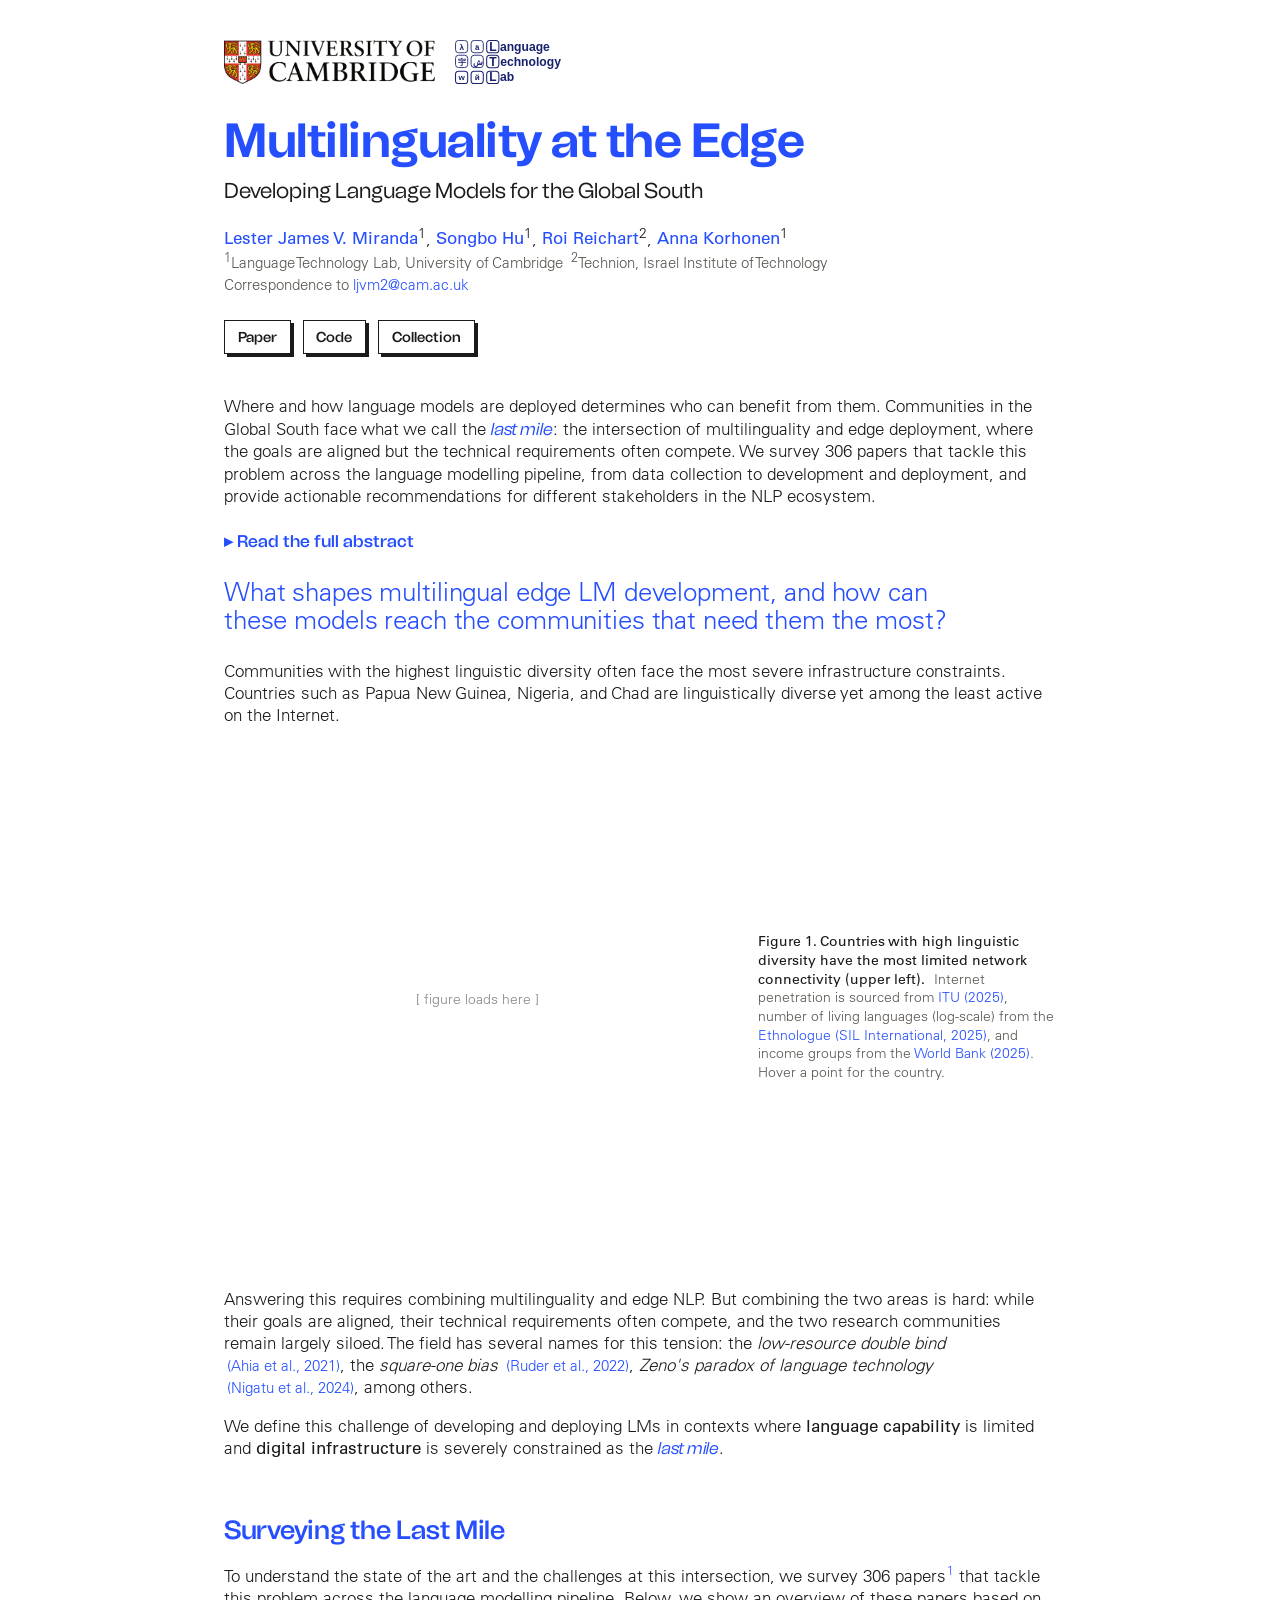
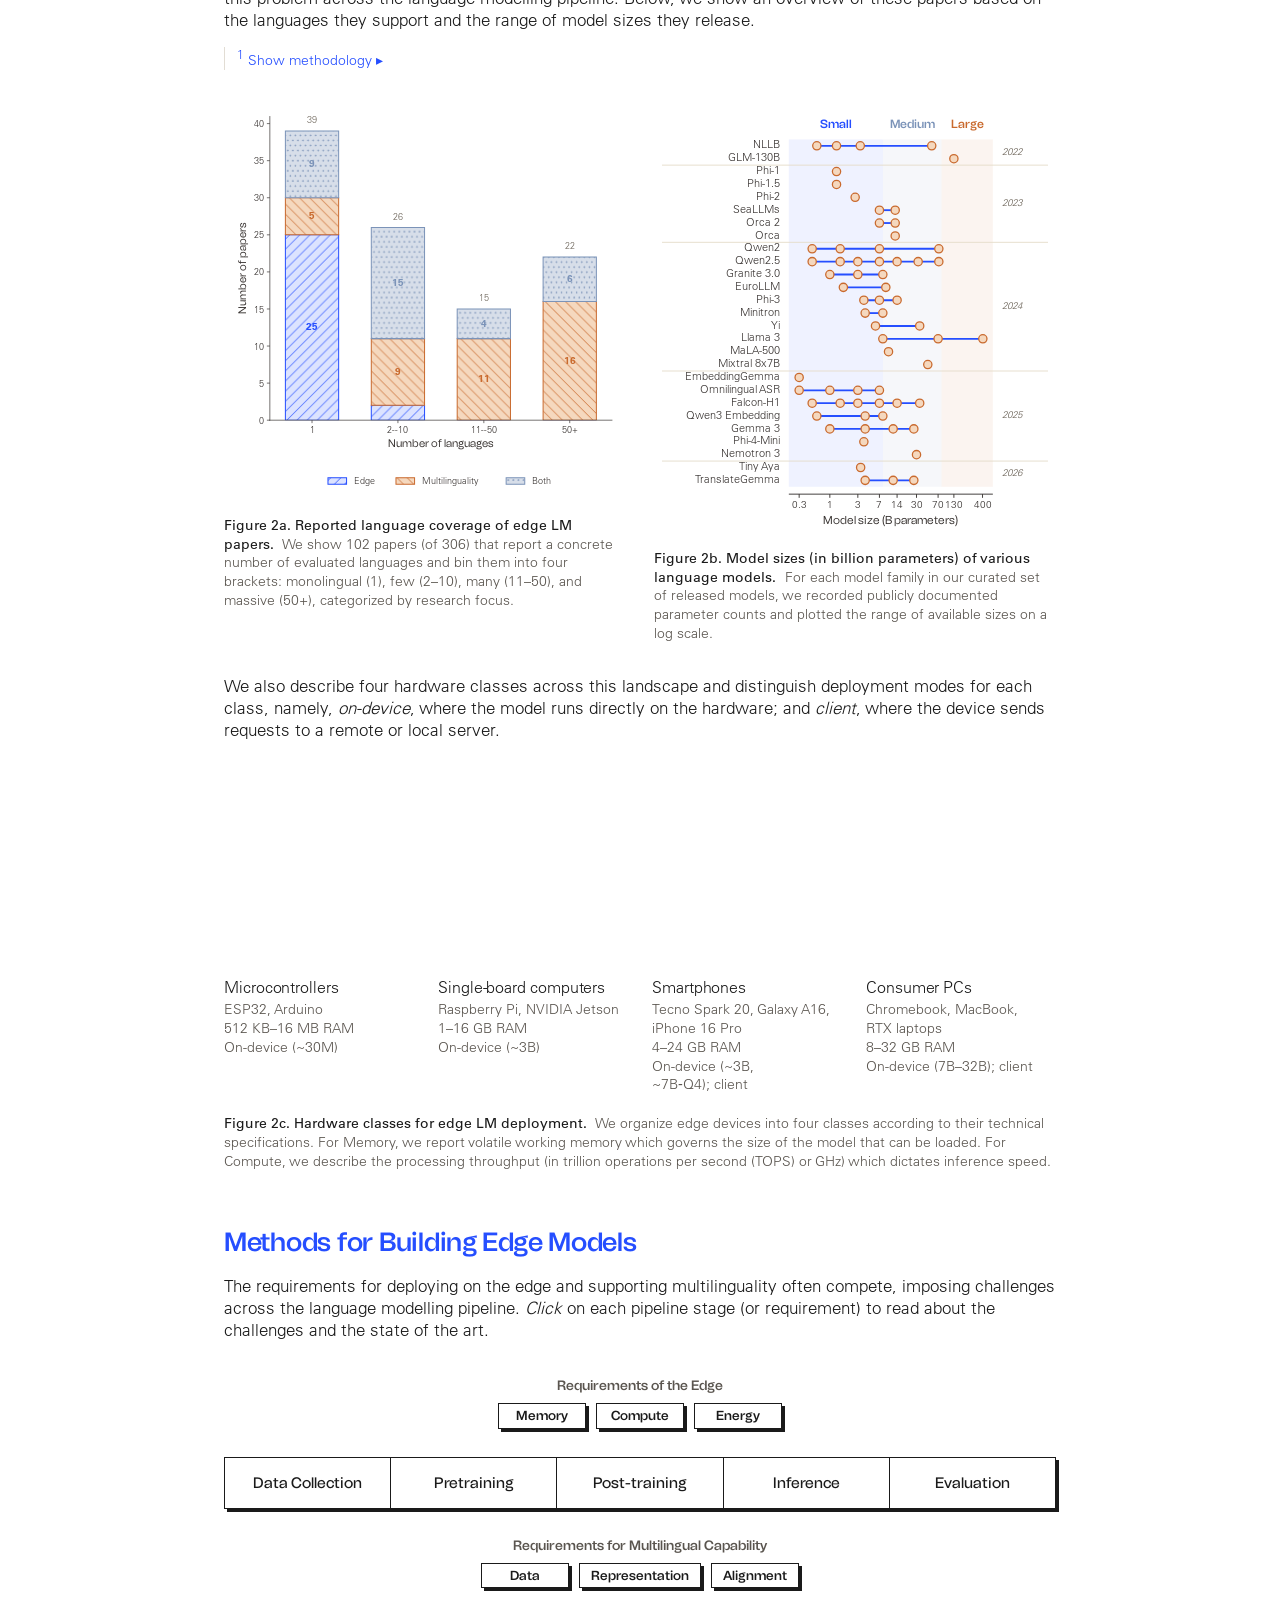
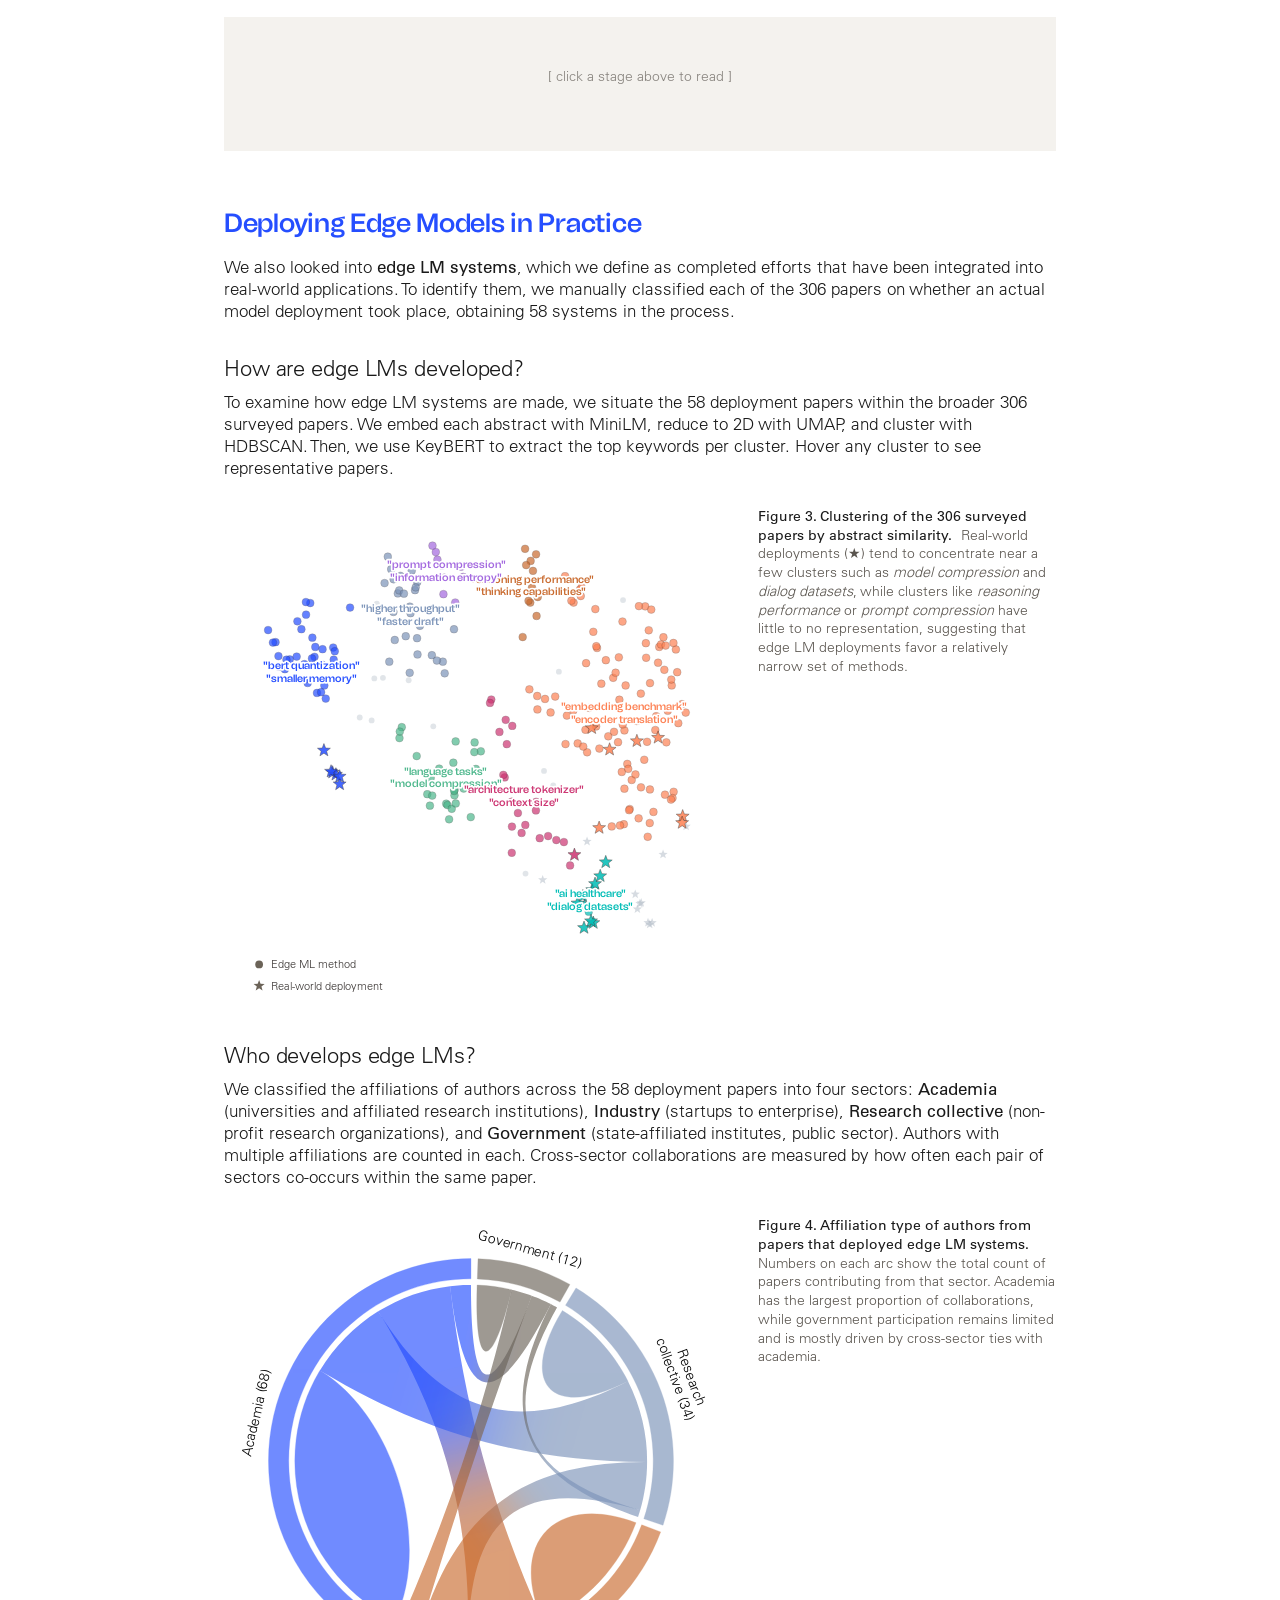
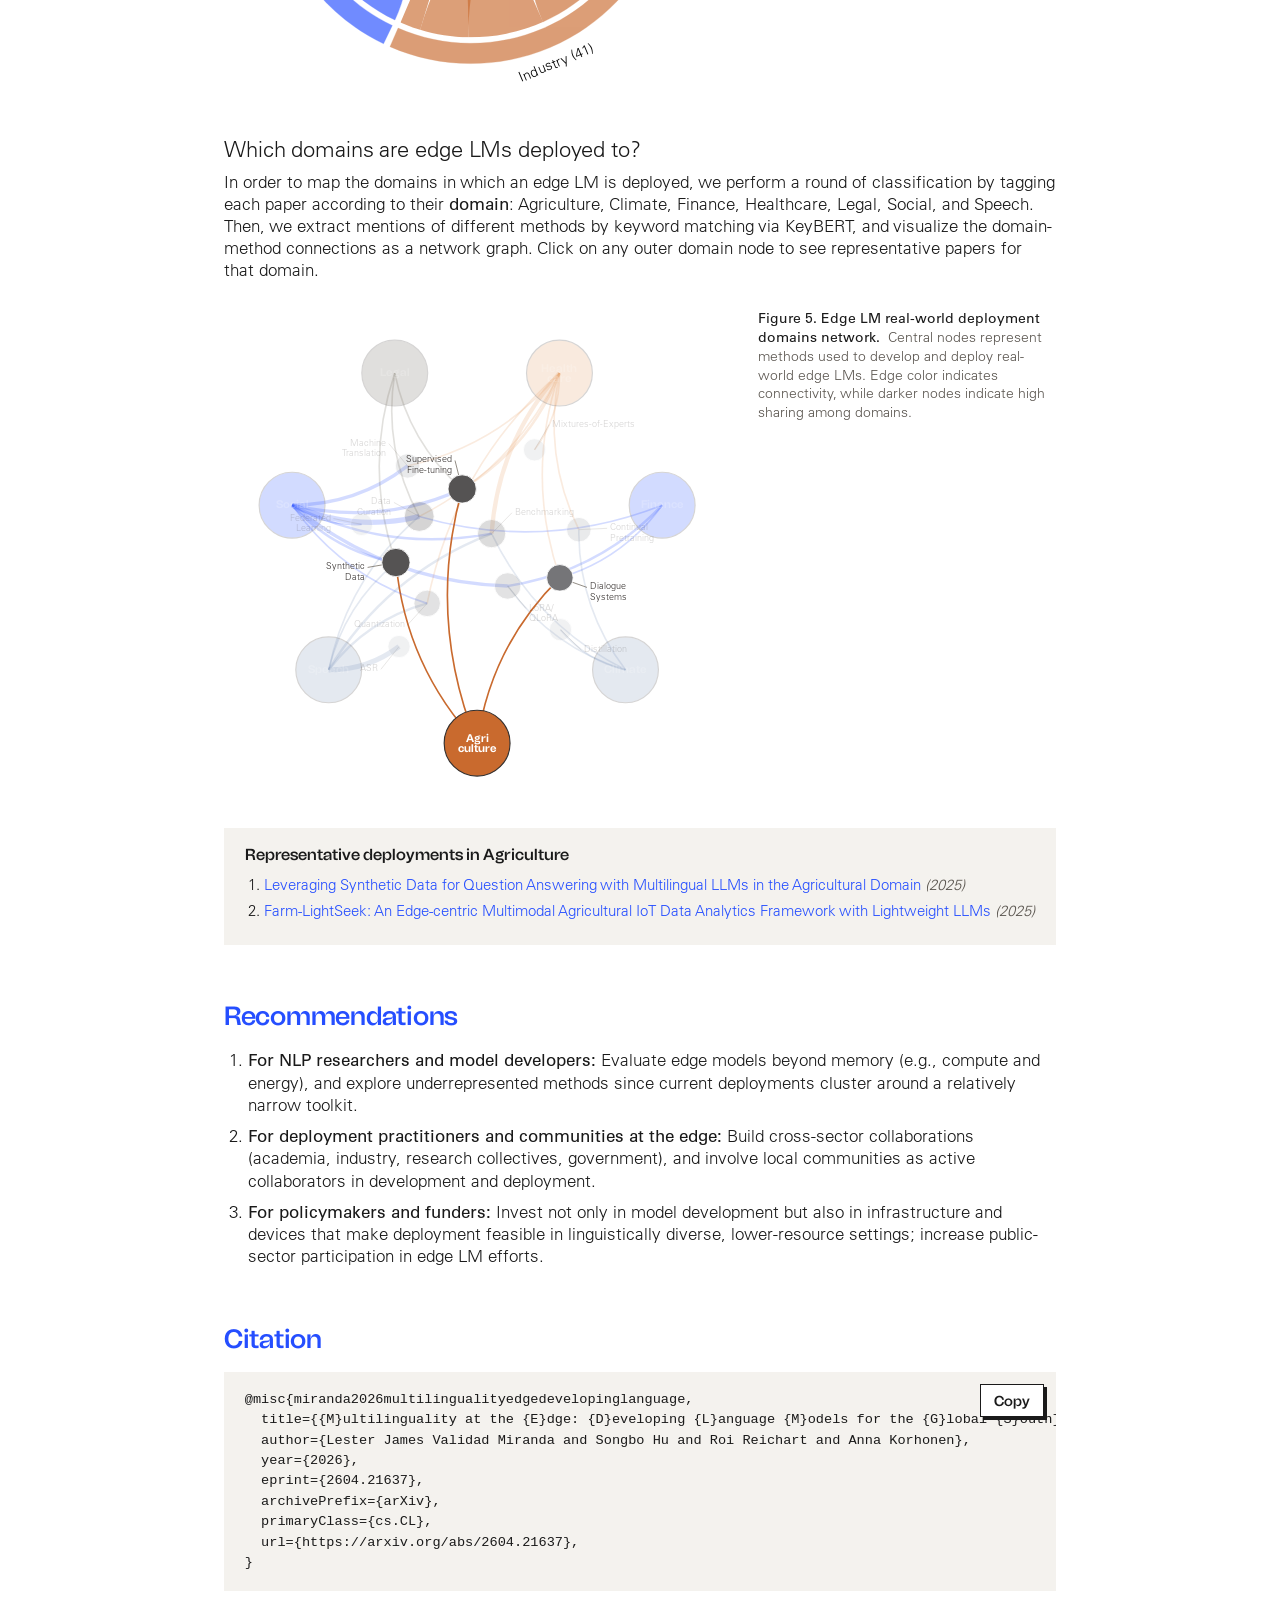
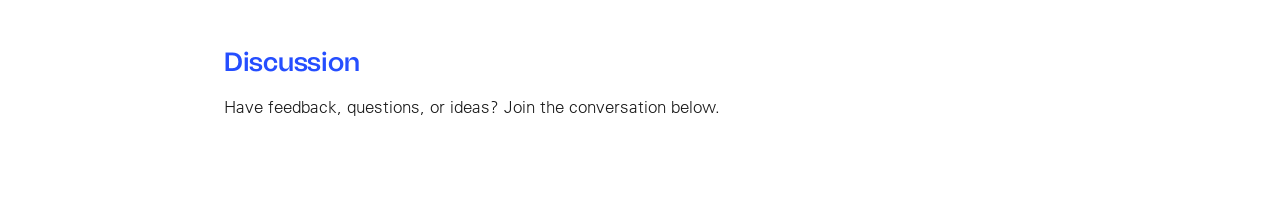
<file: docs/index.html>
<!doctype html>
<html lang="en">
<head>
  <meta charset="utf-8">
  <meta name="viewport" content="width=device-width, initial-scale=1">
  <title>Multilinguality at the Edge: Developing Language Models for the Global South</title>
  <meta name="description" content="A survey of 306 papers that tackle the problem of combining the fields of multilinguality and efficiency across the language modelling pipeline, from data collection to development and deployment, and provide actionable recommendations for different stakeholders in the NLP ecosystem.">
  <meta name="robots" content="index, follow, max-image-preview:large">
  <link rel="canonical" href="https://ljvmiranda921.github.io/multilinguality-at-the-edge/">

  <meta property="og:type" content="website">
  <meta property="og:site_name" content="Multilinguality at the Edge">
  <meta property="og:title" content="Multilinguality at the Edge: Developing Language Models for the Global South">
  <meta property="og:description" content="A survey of 306 papers that tackle the problem of combining the fields of multilinguality and efficiency across the language modelling pipeline, from data collection to development and deployment, and provide actionable recommendations for different stakeholders in the NLP ecosystem.">
  <meta property="og:url" content="https://ljvmiranda921.github.io/multilinguality-at-the-edge/">
  <meta property="og:image" content="https://ljvmiranda921.github.io/multilinguality-at-the-edge/assets/social-preview.png">
  <meta property="og:image:width" content="1200">
  <meta property="og:image:height" content="630">
  <meta property="og:image:alt" content="Multilinguality at the Edge: Developing Language Models for the Global South">

  <meta name="twitter:card" content="summary_large_image">
  <meta name="twitter:title" content="Multilinguality at the Edge: Developing Language Models for the Global South">
  <meta name="twitter:description" content="A survey of 306 papers that tackle the problem of combining the fields of multilinguality and efficiency across the language modelling pipeline, from data collection to development and deployment, and provide actionable recommendations for different stakeholders in the NLP ecosystem.">
  <meta name="twitter:image" content="https://ljvmiranda921.github.io/multilinguality-at-the-edge/assets/social-preview.png">
  <meta name="twitter:image:alt" content="Multilinguality at the Edge: Developing Language Models for the Global South">

  <!-- Google Scholar (Highwire Press) citation tags -->
  <meta name="citation_title" content="Multilinguality at the Edge: Developing Language Models for the Global South">
  <meta name="citation_author" content="Miranda, Lester James V.">
  <meta name="citation_author" content="Hu, Songbo">
  <meta name="citation_author" content="Reichart, Roi">
  <meta name="citation_author" content="Korhonen, Anna">
  <meta name="citation_publication_date" content="2026">
  <meta name="citation_arxiv_id" content="2604.21637">
  <meta name="citation_pdf_url" content="https://arxiv.org/pdf/2604.21637">

  <script type="application/ld+json">
    {
      "@context": "https://schema.org",
      "@type": "ScholarlyArticle",
      "@id": "https://ljvmiranda921.github.io/multilinguality-at-the-edge/#scholarly-article",
      "mainEntityOfPage": "https://ljvmiranda921.github.io/multilinguality-at-the-edge/",
      "headline": "Multilinguality at the Edge: Developing Language Models for the Global South",
      "description": "A survey of 306 papers that tackle the problem of combining the fields of multilinguality and efficiency across the language modelling pipeline, from data collection to development and deployment, and provide actionable recommendations for different stakeholders in the NLP ecosystem.",
      "abstract": "Where and how language models are deployed determines who can benefit from them. Communities in the Global South face what we call the last mile: the intersection of multilinguality and edge deployment, where the goals are aligned but the technical requirements often compete. We survey 306 papers that tackle this problem across the language modelling pipeline, from data collection to development and deployment, and provide actionable recommendations for different stakeholders in the NLP ecosystem.",
      "inLanguage": "en",
      "datePublished": "2026-04",
      "dateModified": "2026-10-12",
      "keywords": [
        "large language models",
        "LLMs",
        "artificial intelligence",
        "multilinguality",
        "natural language processing",
        "NLP",
        "edge NLP",
        "Global South",
        "efficient language models",
        "on-device language models",
        "small language models",
        "edge AI",
        "edge computing",
        "low-resource languages",
        "model compression",
        "quantization",
        "machine translation",
        "language technology",
        "survey",
        "mobile NLP",
        "offline language models",
        "inclusive language technologies"
      ],
      "author": [
        {
          "@type": "Person",
          "name": "Lester James V. Miranda",
          "url": "https://ljvmiranda921.github.io",
          "affiliation": { "@type": "Organization", "name": "Language Technology Lab, University of Cambridge" }
        },
        {
          "@type": "Person",
          "name": "Songbo Hu",
          "url": "https://songbohu.github.io/",
          "affiliation": { "@type": "Organization", "name": "Language Technology Lab, University of Cambridge" }
        },
        {
          "@type": "Person",
          "name": "Roi Reichart",
          "url": "https://roireichart.com/",
          "affiliation": { "@type": "Organization", "name": "Technion, Israel Institute of Technology" }
        },
        {
          "@type": "Person",
          "name": "Anna Korhonen",
          "url": "https://sites.google.com/site/annakorhonen/",
          "affiliation": { "@type": "Organization", "name": "Language Technology Lab, University of Cambridge" }
        }
      ],
      "publisher": {
        "@type": "Organization",
        "name": "Language Technology Lab, University of Cambridge"
      },
      "url": "https://ljvmiranda921.github.io/multilinguality-at-the-edge/",
      "sameAs": [
        "https://arxiv.org/abs/2604.21637",
        "https://github.com/ljvmiranda921/multilinguality-at-the-edge",
        "https://huggingface.co/spaces/ljvmiranda921/multilinguality-at-the-edge"
      ],
      "identifier": "arXiv:2604.21637",
      "isAccessibleForFree": true,
      "image": "https://ljvmiranda921.github.io/multilinguality-at-the-edge/assets/social-preview.png",
      "about": [
        "multilingual language models",
        "edge deployment",
        "low-resource NLP",
        "on-device machine learning",
        "global south language technologies"
      ]
    }
  </script>

  <link rel="icon" href="favicon.ico" sizes="any">
  <link rel="icon" type="image/png" sizes="32x32" href="assets/favicon-32.png">
  <link rel="icon" type="image/png" sizes="16x16" href="assets/favicon-16.png">
  <link rel="apple-touch-icon" href="assets/favicon.png">
  <link rel="preload" href="assets/fonts/UniversLight.ttf" as="font" type="font/ttf" crossorigin>
  <link rel="preload" href="assets/fonts/TomatoGrotesk/TomatoGrotesk-Bold.otf" as="font" type="font/otf" crossorigin>
  <link rel="stylesheet" href="css/chia.css">
  <link rel="stylesheet" href="css/style.css">

  <!-- Privacy-friendly analytics by Plausible -->
  <script async src="https://plausible.io/js/pa-ovPD36HjPkXU-xEF-8ySw.js"></script>
  <script>
    window.plausible=window.plausible||function(){(plausible.q=plausible.q||[]).push(arguments)},plausible.init=plausible.init||function(i){plausible.o=i||{}};
    plausible.init()
  </script>
</head>
<body>
<main class="chia-page">

  <div class="letterhead" aria-label="Affiliations">
    <img src="assets/ucam-logo-colour-preferred.png" alt="University of Cambridge">
    <img src="assets/ltl_logo2.svg" alt="Language Technology Lab">
  </div>

  <header class="site-header">
    <h1>Multilinguality at the Edge</h1>
    <p class="subtitle">Developing Language Models for the Global South</p>
    <p class="authors">
      <a href="https://ljvmiranda921.github.io">Lester James V. Miranda</a><sup>1</sup>, <a href="https://songbohu.github.io/">Songbo Hu</a><sup>1</sup>, <a href="https://roireichart.com/">Roi Reichart</a><sup>2</sup>, <a href="https://sites.google.com/site/annakorhonen/">Anna Korhonen</a><sup>1</sup>
      <br><span class="aff"><sup>1</sup>Language Technology Lab, University of Cambridge&ensp;<sup>2</sup>Technion, Israel Institute of Technology</span>
      <br><span class="aff">Correspondence to <a href="mailto:ljvm2@cam.ac.uk">ljvm2@cam.ac.uk</a></span>
    </p>
    <nav class="top-links">
      <a class="btn" href="https://arxiv.org/abs/2604.21637" target="_blank" rel="noopener noreferrer">Paper</a>
      <a class="btn" href="https://github.com/ljvmiranda921/multilinguality-at-the-edge" target="_blank" rel="noopener noreferrer">Code</a>
      <a class="btn" href="https://huggingface.co/collections/ljvmiranda921/edge-nlp" target="_blank" rel="noopener noreferrer">Collection</a>
    </nav>
  </header>

  <section id="abstract">
    <p class="abstract">
      Where and how language models are deployed determines who can benefit from them. Communities in the Global South face what we call the <em class="key-term">last mile</em>: the intersection of multilinguality and edge deployment, where the goals are aligned but the technical requirements often compete. We survey 306 papers that tackle this problem across the language modelling pipeline, from data collection to development and deployment, and provide actionable recommendations for different stakeholders in the NLP ecosystem.
    </p>
    <details class="abstract-full">
      <summary>Read the full abstract</summary>
      <div class="abstract-box panel">
        <p>Where and how language models (LMs) are deployed determines who can benefit from them. However, there are several challenges that prevent effective deployment of LMs in non-English-speaking and hardware-constrained communities in the Global South. We call this challenge the <em>last mile</em>: the intersection of multilinguality and edge deployment, where the goals are aligned but with competing technical requirements. We define the last mile along the dimensions of digital infrastructure and language capability, and describe the requirements and constraints they impose for developing and deploying accessible language technologies. To understand the state of the art and the challenges at this intersection, we survey 306 papers from 2021 to 2026 that tackle this problem across the language modelling pipeline, from data collection to development and deployment. We also discuss open questions and provide actionable recommendations for different stakeholders in the NLP ecosystem. Finally, we hope that this work contributes to a renewed understanding of what inclusive and equitable language technologies require to deliver meaningful benefit to the communities they serve.</p>
      </div>
    </details>
  </section>

  <section id="intro">
    <p class="mobile-note caption">This website is better viewed on a desktop</p>

    <p class="callout">
      What shapes multilingual edge LM development, and how can these models reach the communities that need them the most?
    </p>

    <p>
      Communities with the highest linguistic diversity often face the most severe infrastructure constraints. Countries such as Papua New Guinea, Nigeria, and Chad are linguistically diverse yet among the least active on the Internet.
    </p>

    <figure class="figure-row">
      <div id="fig-1" class="figure-mount">
        <p class="placeholder">[ figure loads here ]</p>
      </div>
      <figcaption class="caption">
        <strong>Figure 1. Countries with high linguistic diversity have the most limited network connectivity (upper left).</strong> Internet penetration is sourced from <a href="https://www.itu.int/en/ITU-D/Statistics/Pages/facts/default.aspx">ITU (2025)</a>, number of living languages (log-scale) from the <a href="https://ourworldindata.org/grapher/living-languages">Ethnologue (SIL International, 2025)</a>, and income groups from the <a href="https://ourworldindata.org/grapher/world-bank-income-groups">World Bank (2025)</a>. Hover a point for the country.
      </figcaption>
    </figure>

    <p>
      Answering this requires combining multilinguality and edge NLP. But combining the two areas is hard: while their goals are aligned, their technical requirements often compete, and the two research communities remain largely siloed. The field has several names for this tension: the <em>low-resource double bind</em> <a class="cite" href="https://aclanthology.org/2021.findings-emnlp.282/">(Ahia et al., 2021)</a>, the <em>square-one bias</em> <a class="cite" href="https://aclanthology.org/2022.findings-acl.184/">(Ruder et al., 2022)</a>, <em>Zeno's paradox of language technology</em> <a class="cite" href="https://aclanthology.org/2024.emnlp-main.983/">(Nigatu et al., 2024)</a>, among others.
    </p>

    <p>
      We define this challenge of developing and deploying LMs in contexts where <strong>language capability</strong> is limited and <strong>digital infrastructure</strong> is severely constrained as the <em class="key-term">last mile</em>.
    </p>

    <h2>Surveying the Last Mile</h2>
    <div class="sidenote-anchor">
      <p>
        To understand the state of the art and the challenges at this intersection, we survey 306 papers<a class="sidenote-ref" href="#methodology" data-drawer-open aria-controls="methodology">1</a> that tackle this problem across the language modelling pipeline.
        Below, we show an overview of these papers based on the languages they support and the range of model sizes they release.
      </p>
      <div class="sidenote caption">
        <button type="button" class="sidenote-toggle" data-drawer-open aria-controls="methodology" aria-expanded="false"><sup>1</sup> Show methodology &#9656;</button>
      </div>
    </div>

    <div class="figure-pair">
      <figure>
        <div id="fig-2a" class="figure-mount" data-svg="assets/figures/language_coverage.svg">
          <p class="placeholder">[ figure loads here ]</p>
        </div>
        <figcaption class="caption"><strong>Figure 2a. Reported language coverage of edge LM papers.</strong> We show 102 papers (of 306) that report a concrete number of evaluated languages and bin them into four brackets: monolingual (1), few (2&ndash;10), many (11&ndash;50), and massive (50+), categorized by research focus.</figcaption>
      </figure>
      <figure>
        <div id="fig-2b" class="figure-mount">
          <p class="placeholder">[ figure loads here ]</p>
        </div>
        <figcaption class="caption"><strong>Figure 2b. Model sizes (in billion parameters) of various language models.</strong> For each model family in our curated set of released models, we recorded publicly documented parameter counts and plotted the range of available sizes on a log scale.</figcaption>
      </figure>
    </div>

    <p>
      We also describe four hardware classes across this landscape and distinguish deployment modes for each class, namely, <em>on-device</em>, where the model runs directly on the hardware; and <em>client</em>, where the device sends requests to a remote or local server.
    </p>

    <figure id="fig-hardware" class="hw-figure">
      <div class="hw-grid">
        <canvas aria-hidden="true"></canvas>
        <div class="hw-cell">
          <div class="hw-stage"></div>
          <p class="hw-name">Microcontrollers</p>
          <p class="caption">ESP32, Arduino<br>512&nbsp;KB&ndash;16&nbsp;MB RAM<br>On-device (~30M)</p>
        </div>
        <div class="hw-cell">
          <div class="hw-stage"></div>
          <p class="hw-name">Single-board computers</p>
          <p class="caption">Raspberry Pi, NVIDIA Jetson<br>1&ndash;16&nbsp;GB RAM<br>On-device (~3B)</p>
        </div>
        <div class="hw-cell">
          <div class="hw-stage"></div>
          <p class="hw-name">Smartphones</p>
          <p class="caption">Tecno Spark 20, Galaxy A16, iPhone 16 Pro<br>4&ndash;24&nbsp;GB RAM<br>On-device (~3B, ~7B&#8209;Q4); client</p>
        </div>
        <div class="hw-cell">
          <div class="hw-stage"></div>
          <p class="hw-name">Consumer PCs</p>
          <p class="caption">Chromebook, MacBook, RTX laptops<br>8&ndash;32&nbsp;GB RAM<br>On-device (7B&ndash;32B); client</p>
        </div>
      </div>
      <figcaption class="caption"><strong>Figure 2c. Hardware classes for edge LM deployment.</strong> We organize edge devices into four classes according to their technical specifications. For Memory, we report volatile working memory which governs the size of the model that can be loaded. For Compute, we describe the processing throughput (in trillion operations per second (TOPS) or GHz) which dictates inference speed.</figcaption>
    </figure>
  </section>

  <section id="pipeline-hero">
    <h2>Methods for Building Edge Models</h2>
    <p>
      The requirements for deploying on the edge and supporting multilinguality often compete, imposing challenges across the language modelling pipeline.
      <em>Click</em> on each pipeline stage (or requirement) to read about the challenges and the state of the art.
    </p>
    <div id="pipeline-figure">
      <p class="placeholder">[ pipeline diagram loads here ]</p>
    </div>
    <aside id="pipeline-detail" class="panel">
      <p class="placeholder">[ click a stage above to read ]</p>
    </aside>
  </section>

  <section id="analysis">
    <h2>Deploying Edge Models in Practice</h2>

    <p>
      We also looked into <strong>edge LM systems</strong>, which we define as completed efforts that have been integrated into real-world applications. To identify them, we manually classified each of the 306 papers on whether an actual model deployment took place, obtaining 58 systems in the process.
    </p>

    <h3>How are edge LMs developed?</h3>
    <p>
      To examine how edge LM systems are made, we situate the 58 deployment papers within the broader 306 surveyed papers. We embed each abstract with MiniLM, reduce to 2D with UMAP, and cluster with HDBSCAN. Then, we use KeyBERT to extract the top keywords per cluster. Hover any cluster to see representative papers.
    </p>
    <figure class="analysis-figure">
      <div id="fig-how" class="figure-mount">
        <p class="placeholder">[ chart loads here ]</p>
      </div>
      <figcaption class="caption"><strong>Figure 3. Clustering of the 306 surveyed papers by abstract similarity.</strong> Real-world deployments (&starf;) tend to concentrate near a few clusters such as <em>model compression</em> and <em>dialog datasets</em>, while clusters like <em>reasoning performance</em> or <em>prompt compression</em> have little to no representation, suggesting that edge LM deployments favor a relatively narrow set of methods.</figcaption>
    </figure>

    <h3>Who develops edge LMs?</h3>
    <p>
      We classified the affiliations of authors across the 58 deployment papers into four sectors: <strong>Academia</strong> (universities and affiliated research institutions), <strong>Industry</strong> (startups to enterprise), <strong>Research collective</strong> (non-profit research organizations), and <strong>Government</strong> (state-affiliated institutes, public sector). Authors with multiple affiliations are counted in each. Cross-sector collaborations are measured by how often each pair of sectors co-occurs within the same paper.
    </p>
    <figure class="analysis-figure">
      <div id="fig-who" class="figure-mount" data-svg="assets/figures/collaboration_sectors.svg">
        <p class="placeholder">[ chart loads here ]</p>
      </div>
      <figcaption class="caption"><strong>Figure 4. Affiliation type of authors from papers that deployed edge LM systems.</strong> Numbers on each arc show the total count of papers contributing from that sector. Academia has the largest proportion of collaborations, while government participation remains limited and is mostly driven by cross-sector ties with academia.</figcaption>
    </figure>

    <h3>Which domains are edge LMs deployed to?</h3>
    <p>
      In order to map the domains in which an edge LM is deployed, we perform a round of classification by tagging each paper according to their <strong>domain</strong>: Agriculture, Climate, Finance, Healthcare, Legal, Social, and Speech.
      Then, we extract mentions of different methods by keyword matching via KeyBERT, and visualize the domain-method connections as a network graph. Click on any outer domain node to see representative papers for that domain.
    </p>
    <figure class="analysis-figure">
      <div id="fig-where" class="figure-mount">
        <p class="placeholder">[ chart loads here ]</p>
      </div>
      <figcaption class="caption"><strong>Figure 5. Edge LM real-world deployment domains network.</strong> Central nodes represent methods used to develop and deploy real-world edge LMs. Edge color indicates connectivity, while darker nodes indicate high sharing among domains.</figcaption>
    </figure>
    <aside id="fig-where-detail" class="panel where-detail">
      <p class="placeholder">[ click a domain to see representative deployment papers ]</p>
    </aside>
  </section>

  <section id="recommendations">
    <h2>Recommendations</h2>
    <ol class="recs-list">
      <li><strong>For NLP researchers and model developers:</strong> Evaluate edge models beyond memory (e.g., compute and energy), and explore underrepresented methods since current deployments cluster around a relatively narrow toolkit.</li>
      <li><strong>For deployment practitioners and communities at the edge:</strong> Build cross-sector collaborations (academia, industry, research collectives, government), and involve local communities as active collaborators in development and deployment.</li>
      <li><strong>For policymakers and funders:</strong> Invest not only in model development but also in infrastructure and devices that make deployment feasible in linguistically diverse, lower-resource settings; increase public-sector participation in edge LM efforts.</li>
    </ol>
  </section>

  <section id="citation">
    <h2>Citation</h2>
    <div class="bibtex-wrap">
      <pre class="panel bibtex"><code id="bibtex-code">@misc{miranda2026multilingualityedgedevelopinglanguage,
  title={{M}ultilinguality at the {E}dge: {D}eveloping {L}anguage {M}odels for the {G}lobal {S}outh},
  author={Lester James Validad Miranda and Songbo Hu and Roi Reichart and Anna Korhonen},
  year={2026},
  eprint={2604.21637},
  archivePrefix={arXiv},
  primaryClass={cs.CL},
  url={https://arxiv.org/abs/2604.21637},
}
</code></pre>
      <button type="button" class="btn copy-btn" data-copy-target="#bibtex-code" aria-label="Copy citation to clipboard">Copy</button>
    </div>
  </section>

  <section id="discussion">
    <h2>Discussion</h2>
    <p>Have feedback, questions, or ideas? Join the conversation below.</p>
    <div class="giscus"></div>
  </section>

  <div class="drawer-backdrop" data-drawer-close></div>
  <aside id="methodology" class="drawer" role="dialog" aria-modal="true" aria-labelledby="methodology-title" tabindex="-1">
    <button type="button" class="btn drawer-close" data-drawer-close aria-label="Close methodology">Close</button>
    <h2 id="methodology-title">Methodology</h2>
    <p>To understand the landscape of multilingual and edge LMs, we collect research from January 2021 to March 2026 on multilinguality, edge and efficient NLP, or both. In total, we obtain 306 papers.</p>

    <ol class="drawer-flow">
      <li><span class="n">306</span> papers</li>
      <li><span class="n">58</span> deployment papers</li>
    </ol>

    <h3>Identification of papers</h3>
    <p><strong>Keyword search.</strong> We gather studies from *CL (e.g., ACL, EMNLP, TACL), machine learning venues (e.g., NeurIPS, ICLR, TMLR), related workshops, and preprints using the <a href="https://www.semanticscholar.org/product/api" target="_blank" rel="noopener noreferrer">Semantic Scholar API</a>. Our search query includes keywords pertaining to multilingual NLP, efficiency, and LM deployment. This step resulted in 2,473 papers.</p>
    <p><strong>Targeted search.</strong> To cover work outside mainstream *CL and ML venues, we perform a targeted search across three groups of venues: regional venues such as AfricaNLP and PACLIC, efficiency-focused workshops such as SustaiNLP and ENLSP, and human-computer interaction and education venues where deployments are commonly reported, such as CHI and AIED. We also include grey literature such as technical reports and model cards that describe deployed systems. Within these sources, we include papers that study a non-English language, a hardware constraint, or a real-world deployment. This step resulted in 55 papers.</p>

    <h3>Screening and annotation of papers</h3>
    <p><strong>Citation filter.</strong> We screen the keyword search results by citation count in a staggered manner, with thresholds by publication year. We apply this filter to keep annotation tractable, as the keyword search returns thousands of papers. In addition, the targeted search results are exempted from this filter so as to accommodate relevant works that may be disadvantaged by this criterion. Combined, this step led to an initial set of 1,069 papers for annotation.</p>
    <p><strong>LM-assisted annotation.</strong> In order to characterize each work, we annotate each paper across several dimensions. We bootstrapped all annotations using GPT-4.1 Mini, prompting the model with each paper's title and abstract.</p>
    <ul>
      <li><strong>Pipeline stage</strong> (multi-label): which stage(s) of the LM pipeline the work contributes to: Data Collection, Pretraining, Post-training, Inference, Evaluation, or Full-Stack.</li>
      <li><strong>Focus</strong> (single-label): whether the work specifically targets multilinguality or edge efficiency, or both.</li>
      <li><strong>Deployment device and mode</strong>: the target hardware or device for deployment, if specified, and whether a work was deployed on-device or as a client.</li>
      <li><strong>Deployment</strong> (yes/no): whether an actual deployment has taken place, i.e., any mention of usage or community-based evaluation or feedback.</li>
      <li><strong>Artifacts</strong>: for papers that release a model or dataset, its name, parameter count (if model), and whether it was used for training or evaluation (if dataset).</li>
    </ul>
    <p><strong>Post-correction.</strong> We conduct a round of post-correction to verify the LM-bootstrapped annotations. We check whether the labels are correct given the title and abstract; if they appear incorrect or ambiguous, then we consult the full paper and make a correction. During this step, we also exclude papers that (1) address neither multilinguality nor efficiency, (2) do not involve language as a modality (e.g., vision-only work), or (3) have no technical contribution such as surveys and position papers. This reduces the set to 306 papers.</p>

    <h3>Included papers in the survey</h3>
    <p>These 306 works range from peer-reviewed publications to workshops, regional venues, and grey literature. Out of the 306 papers, 6.9% are model releases, 74.2% describe methodologies for developing these edge LMs, while the rest (58 papers, 19.0%) are real-world system deployments.</p>
  </aside>

  <script src="js/pipeline.js"></script>
  <script src="js/main.js"></script>
  <script type="module" src="js/pipeline-mesh.js"></script>
  <script type="module" src="js/figures/fig-hardware.js"></script>
  <script src="https://cdn.plot.ly/plotly-basic-2.35.2.min.js" charset="utf-8"></script>
  <script src="js/figures/fig-infra-lingdiv.js"></script>
  <script src="js/figures/fig-loader.js"></script>
  <script src="js/figures/fig-model-sizes.js"></script>
  <script src="js/figures/fig-literature-clusters.js"></script>
  <script src="js/figures/fig-domain-network.js"></script>
  <script>
    // Comments are GitHub-backed (giscus). On Hugging Face Spaces (*.hf.space)
    // the giscus pathname mapping and theme URL don't make sense, so hide the
    // Discussion section entirely there. Everywhere else, load giscus normally.
    (function () {
      if (location.hostname.endsWith('hf.space')) {
        var section = document.getElementById('discussion');
        if (section) section.remove();
        return;
      }
      var s = document.createElement('script');
      s.src = 'https://giscus.app/client.js';
      var attrs = {
        'data-repo': 'ljvmiranda921/multilinguality-at-the-edge',
        'data-repo-id': 'R_kgDORoQj6A',
        'data-category': 'General',
        'data-category-id': 'DIC_kwDORoQj6M4C7rwu',
        'data-mapping': 'pathname',
        'data-strict': '0',
        'data-reactions-enabled': '0',
        'data-emit-metadata': '0',
        'data-input-position': 'top',
        'data-theme': 'https://ljvmiranda921.github.io/multilinguality-at-the-edge/assets/giscus-theme.css',
        'data-lang': 'en'
      };
      Object.keys(attrs).forEach(function (k) { s.setAttribute(k, attrs[k]); });
      s.crossOrigin = 'anonymous';
      s.async = true;
      document.body.appendChild(s);
    })();
  </script>
</main>
</body>
</html>
</file>
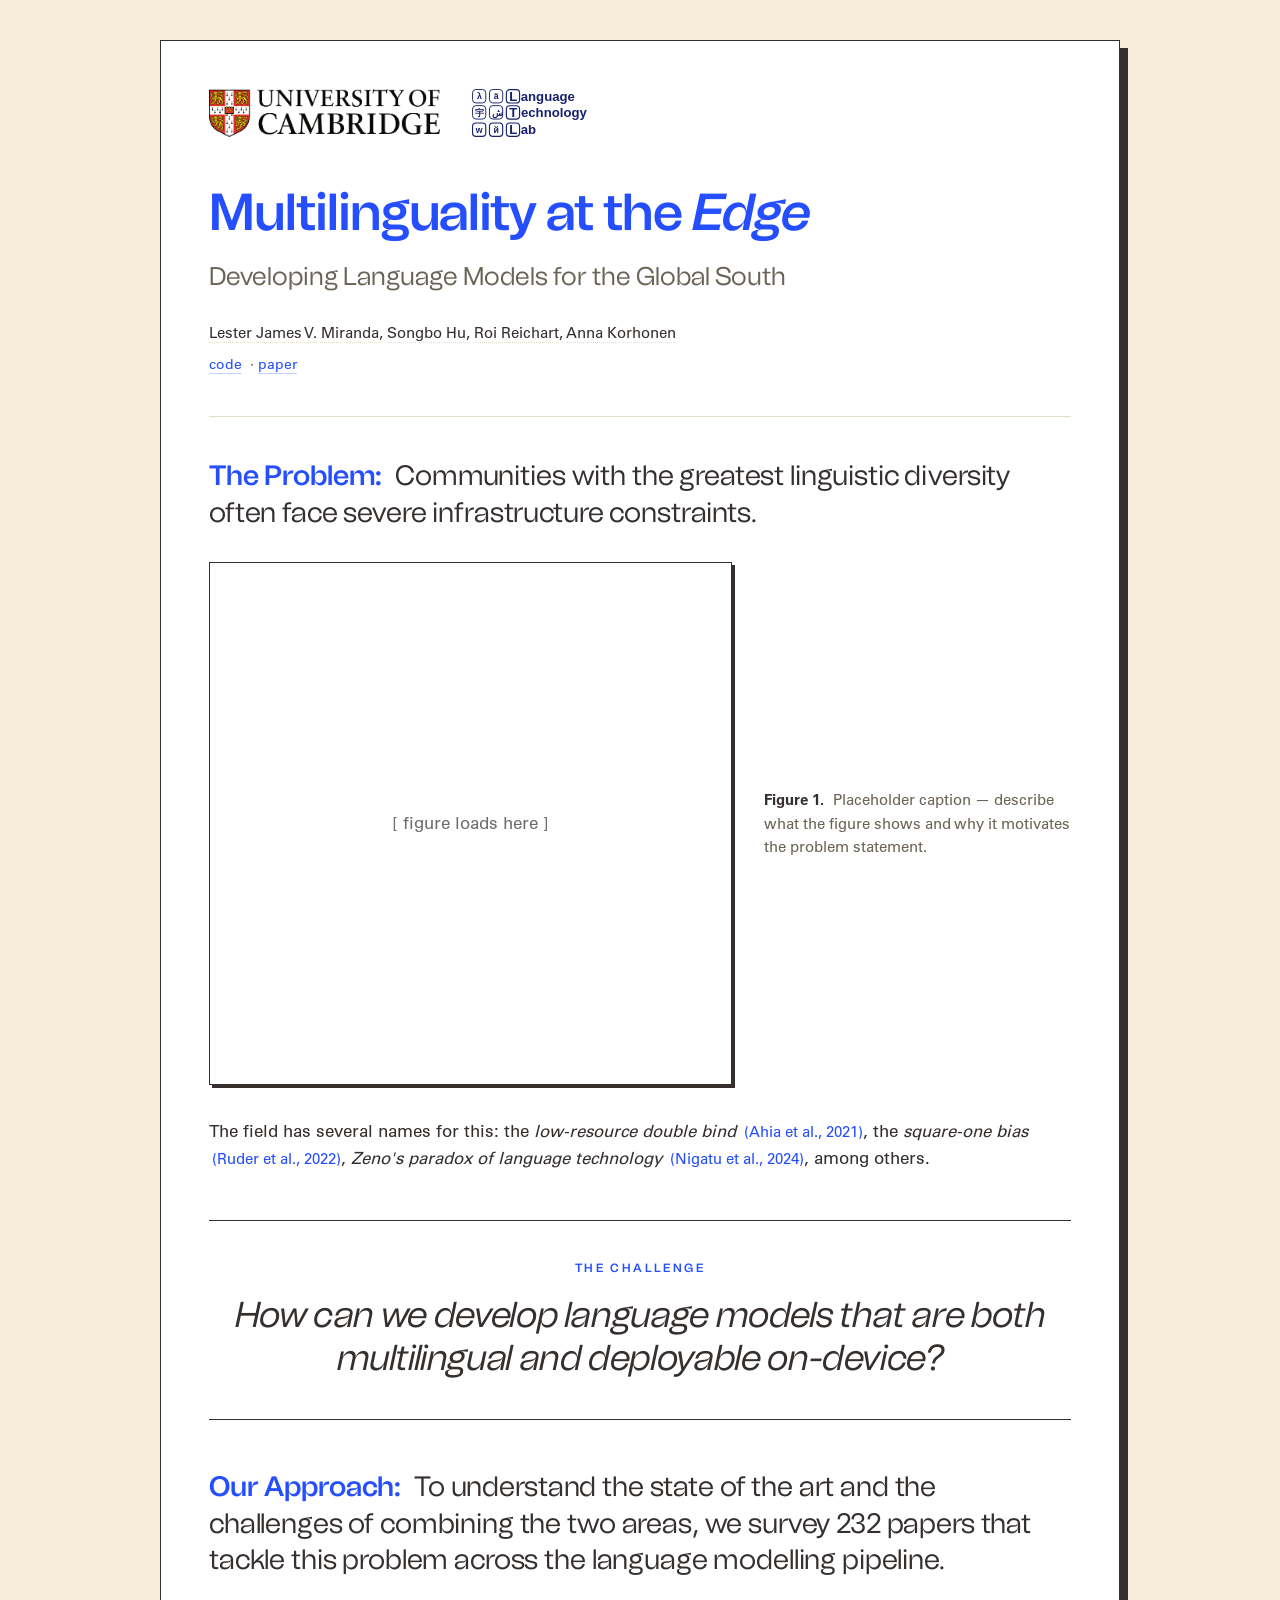
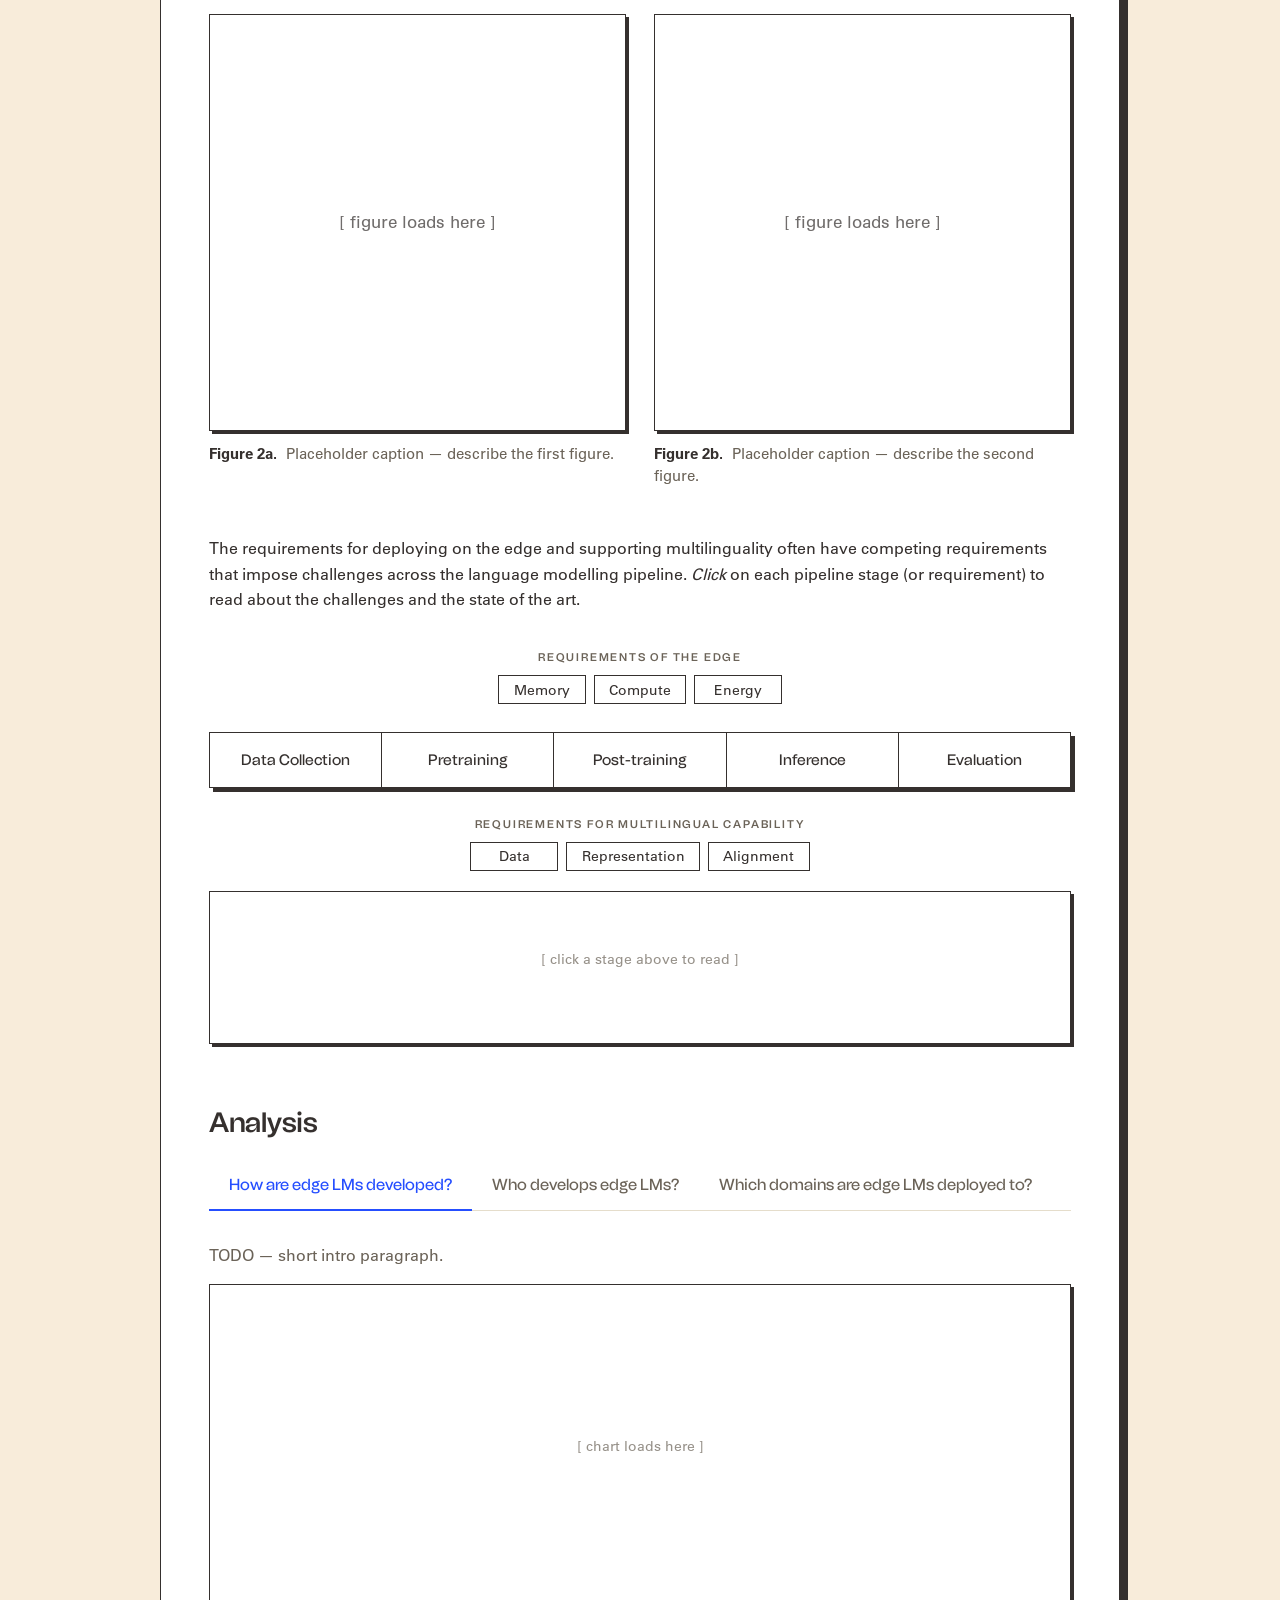
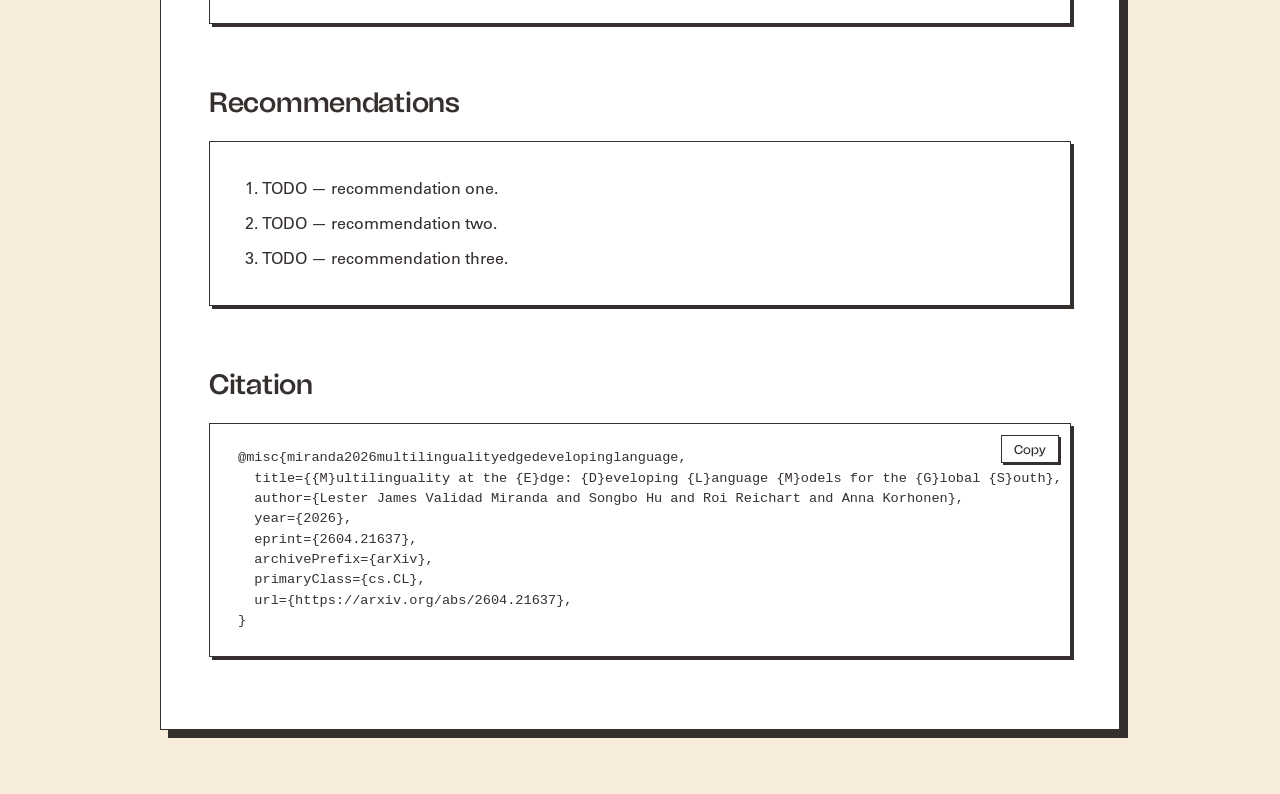
<file: website/index.html>
<!doctype html>
<html lang="en">
<head>
  <meta charset="utf-8">
  <meta name="viewport" content="width=device-width, initial-scale=1">
  <title>Multilinguality at the Edge</title>
  <link rel="stylesheet" href="css/fonts.css">
  <link rel="stylesheet" href="css/style.css">
</head>
<body>
<div class="page-frame">

  <div class="letterhead" aria-label="Affiliations">
    <img src="assets/ucam-logo-colour-preferred.png" alt="University of Cambridge">
    <img src="assets/ltl_logo2.svg" alt="Language Technology Lab">
  </div>

  <header class="site-header">
    <h1>Multilinguality at the <span class="title-edge">Edge</span></h1>
    <p class="subtitle">Developing Language Models for the Global South</p>
    <p class="authors"><a href="https://ljvmiranda921.github.io">Lester James V. Miranda</a>, <a href="https://songbohu.github.io/">Songbo Hu</a>, <a href="https://roireichart.com/">Roi Reichart</a>, <a href="https://sites.google.com/site/annakorhonen/">Anna Korhonen</a></p>
    <nav class="top-links">
      <a href="https://github.com/ljvmiranda921/multilinguality-at-the-edge">code</a> &middot; <a href="#">paper</a>
    </nav>
  </header>

  <section id="intro">
    <p class="callout">
      <strong>The Problem:</strong>
      Communities with the greatest linguistic diversity often face severe infrastructure constraints.
    </p>

    <figure class="figure-row">
      <div class="figure-mount pixel-frame">
        <p class="placeholder">[ figure loads here ]</p>
      </div>
      <figcaption class="figure-caption">
        <strong>Figure 1.</strong> Placeholder caption &mdash; describe what the figure shows and why it motivates the problem statement.
      </figcaption>
    </figure>

    <p>
      The field has several names for this: the <em>low-resource double bind</em> <a class="cite" href="https://aclanthology.org/2021.findings-emnlp.282/">(Ahia et al., 2021)</a>, the <em>square-one bias</em> <a class="cite" href="https://aclanthology.org/2022.findings-acl.184/">(Ruder et al., 2022)</a>, <em>Zeno's paradox of language technology</em> <a class="cite" href="https://aclanthology.org/2024.emnlp-main.983/">(Nigatu et al., 2024)</a>, among others.
    </p>

    <p class="callout-question">
      <strong>The Challenge</strong>
      How can we develop language models that are both multilingual and deployable on-device?
    </p>

    <p class="callout">
      <strong>Our Approach:</strong>
      To understand the state of the art and the challenges of combining the two areas, we survey 232 papers that tackle this problem across the language modelling pipeline.
    </p>

    <div class="figure-pair">
      <figure>
        <div class="figure-mount pixel-frame">
          <p class="placeholder">[ figure loads here ]</p>
        </div>
        <figcaption><strong>Figure 2a.</strong> Placeholder caption &mdash; describe the first figure.</figcaption>
      </figure>
      <figure>
        <div class="figure-mount pixel-frame">
          <p class="placeholder">[ figure loads here ]</p>
        </div>
        <figcaption><strong>Figure 2b.</strong> Placeholder caption &mdash; describe the second figure.</figcaption>
      </figure>
    </div>
  </section>

  <section id="pipeline-hero">
    <p>
      The requirements for deploying on the edge and supporting multilinguality often have competing requirements that impose challenges across the language modelling pipeline.
      <em>Click</em> on each pipeline stage (or requirement) to read about the challenges and the state of the art.
    </p>
    <div id="pipeline-figure">
      <p class="placeholder">[ pipeline diagram loads here ]</p>
    </div>
    <aside id="pipeline-detail" class="pixel-frame">
      <p class="placeholder">[ click a stage above to read ]</p>
    </aside>
  </section>

  <section id="analysis">
    <h2>Analysis</h2>

    <div class="tabs" role="tablist" aria-label="Analysis subsections">
      <button type="button" class="tab is-active" role="tab" data-tab="how" aria-selected="true">How are edge LMs developed?</button>
      <button type="button" class="tab" role="tab" data-tab="who" aria-selected="false">Who develops edge LMs?</button>
      <button type="button" class="tab" role="tab" data-tab="where" aria-selected="false">Which domains are edge LMs deployed to?</button>
    </div>

    <div class="tab-panels">
      <div class="tab-panel is-active" role="tabpanel" data-panel="how">
        <p class="placeholder-text">TODO &mdash; short intro paragraph.</p>
        <div id="fig-how" class="pixel-frame chart-mount">
          <p class="placeholder">[ chart loads here ]</p>
        </div>
      </div>

      <div class="tab-panel" role="tabpanel" data-panel="who" hidden>
        <p class="placeholder-text">TODO &mdash; short intro paragraph.</p>
        <div id="fig-who" class="pixel-frame chart-mount">
          <p class="placeholder">[ chart loads here ]</p>
        </div>
      </div>

      <div class="tab-panel" role="tabpanel" data-panel="where" hidden>
        <p class="placeholder-text">TODO &mdash; short intro paragraph.</p>
        <div id="fig-where" class="pixel-frame chart-mount">
          <p class="placeholder">[ chart loads here ]</p>
        </div>
      </div>
    </div>
  </section>

  <section id="recommendations">
    <h2>Recommendations</h2>
    <div class="pixel-frame">
      <ol class="recs-list">
        <li>TODO &mdash; recommendation one.</li>
        <li>TODO &mdash; recommendation two.</li>
        <li>TODO &mdash; recommendation three.</li>
      </ol>
    </div>
  </section>

  <section id="citation">
    <h2>Citation</h2>
    <div class="bibtex-wrap">
      <pre class="pixel-frame bibtex"><code id="bibtex-code">@misc{miranda2026multilingualityedgedevelopinglanguage,
  title={{M}ultilinguality at the {E}dge: {D}eveloping {L}anguage {M}odels for the {G}lobal {S}outh},
  author={Lester James Validad Miranda and Songbo Hu and Roi Reichart and Anna Korhonen},
  year={2026},
  eprint={2604.21637},
  archivePrefix={arXiv},
  primaryClass={cs.CL},
  url={https://arxiv.org/abs/2604.21637},
}
</code></pre>
      <button type="button" class="copy-btn" data-copy-target="#bibtex-code" aria-label="Copy citation to clipboard">Copy</button>
    </div>
  </section>

  <script src="js/pipeline.js"></script>
  <script src="js/main.js"></script>
  <script type="module" src="js/pipeline-mesh.js"></script>
</div>
</body>
</html>
</file>
<file: docs/css/chia.css>
/* ============================================================================
   Chia — a small, reusable design system
   Univers (light body) + Tomato Grotesk (display), brand blue, retro shadows.

   Copied from the datasmith repo (docs/theme/chia.css). Font URLs point at
   this project's existing ../assets/fonts/ instead of a sibling fonts/ dir,
   and two slanted Tomato Grotesk faces are added for italic display type.

   Usage:
   1. <link rel="stylesheet" href="css/chia.css"> (loads fonts + tokens + base + components).
   2. Wrap page content in a container capped by --maxw, e.g. <main class="chia-page">.
   Every visual value lives in :root below, so retheme by editing tokens only.
   ============================================================================ */

/* ---------- Fonts ---------- */
@font-face { font-family: 'Univers'; src: url('../assets/fonts/UniversLight.ttf') format('truetype');   font-weight: 300; font-display: swap; }
@font-face { font-family: 'Univers'; src: url('../assets/fonts/UniversRegular.ttf') format('truetype'); font-weight: 400; font-display: swap; }
/* No true Univers Medium: map the 500 slot to Regular so `font-weight: 500` works. */
@font-face { font-family: 'Univers'; src: url('../assets/fonts/UniversRegular.ttf') format('truetype'); font-weight: 500; font-display: swap; }
@font-face { font-family: 'Univers'; src: url('../assets/fonts/UniversBold.ttf') format('truetype');    font-weight: 700; font-display: swap; }
@font-face { font-family: 'Tomato Grotesk'; src: url('../assets/fonts/TomatoGrotesk/TomatoGrotesk-Regular.otf') format('opentype');  font-weight: 400; font-display: swap; }
@font-face { font-family: 'Tomato Grotesk'; src: url('../assets/fonts/TomatoGrotesk/TomatoGrotesk-Medium.otf') format('opentype');   font-weight: 500; font-display: swap; }
@font-face { font-family: 'Tomato Grotesk'; src: url('../assets/fonts/TomatoGrotesk/TomatoGrotesk-SemiBold.otf') format('opentype'); font-weight: 600; font-display: swap; }
@font-face { font-family: 'Tomato Grotesk'; src: url('../assets/fonts/TomatoGrotesk/TomatoGrotesk-Bold.otf') format('opentype');     font-weight: 700; font-display: swap; }
@font-face { font-family: 'Tomato Grotesk'; src: url('../assets/fonts/TomatoGrotesk/TomatoGrotesk-Slanted.otf') format('opentype');         font-weight: 400; font-style: italic; font-display: swap; }
@font-face { font-family: 'Tomato Grotesk'; src: url('../assets/fonts/TomatoGrotesk/TomatoGrotesk-SemiBoldSlanted.otf') format('opentype'); font-weight: 600; font-style: italic; font-display: swap; }

/* ---------- Tokens ---------- */
:root {
  /* palette */
  --blue:  #254eff;   /* brand / accent */
  --cream: #f8ecda;   /* warm accent, assistant bubbles */
  --ink:   #1a1a1a;   /* text and borders */
  --white: #ffffff;   /* page background */
  --muted: #5a554f;   /* secondary text, captions */
  --rule:  #e2ddd4;   /* hairline dividers */
  --panel: #f4f2ee;   /* soft gray boxes (abstract, code, table heads) */

  /* type */
  --font-body:    'Univers', 'Helvetica Neue', Helvetica, Arial, sans-serif;
  --font-heading: 'Tomato Grotesk', Arial, sans-serif;
  --font-mono:    ui-monospace, 'SF Mono', Menlo, Consolas, monospace;
  --text-size:    17px;   /* base body size */
  --leading:      1.3;    /* 130% */
  --weight-body:  300;    /* Univers Light */
  --weight-emph:  500;    /* medium (maps to Regular) */

  /* retro hard-offset shadows (no blur) */
  --shadow-sm: 3px 3px 0 var(--ink);
  --shadow-md: 5px 5px 0 var(--ink);

  /* layout */
  --maxw: 880px;
}

/* ---------- Base ---------- */
* { box-sizing: border-box; }
body {
  margin: 0;
  background: var(--white);
  color: var(--ink);
  font-family: var(--font-body);
  font-size: var(--text-size);
  font-weight: var(--weight-body);
  line-height: var(--leading);
  letter-spacing: 0;
  -webkit-font-smoothing: antialiased;
}
.chia-page { max-width: var(--maxw); margin: 0 auto; padding: 2.5rem 1.5rem 5rem; }

h1, h2, h3 { font-family: var(--font-heading); letter-spacing: -0.01em; text-wrap: balance; }
h1 { font-size: 3rem;    line-height: 1.04; font-weight: 700; color: var(--blue); margin: 0 0 0.6rem; }
h2 { font-size: 1.65rem; font-weight: 600;  color: var(--blue); margin: 3.4rem 0 1rem; }
h3 { font-size: 1.2rem;  font-weight: 600;  color: var(--ink);  margin: 2rem 0 0.6rem; }
p  { margin: 0 0 1rem; text-wrap: pretty; }
strong { font-weight: var(--weight-emph); }
em { font-style: italic; }
a { color: var(--blue); text-decoration: none; border-bottom: 1px solid transparent; }
a:hover { border-bottom-color: var(--blue); }
.muted { color: var(--muted); }

/* Brand name: display face, blue, medium. e.g. <span class="brand">DataSmith</span> */
.brand { font-family: var(--font-heading); font-weight: 600; color: var(--blue); }

/* ---------- Buttons (retro: lift on hover, press on click) ---------- */
.btn {
  font-family: var(--font-heading); font-weight: 600; font-size: 0.9rem;
  padding: 0.4rem 0.8rem; border: 1.5px solid var(--ink);
  background: var(--white); color: var(--ink); cursor: pointer;
  box-shadow: var(--shadow-sm); transition: transform .06s ease, box-shadow .06s ease;
}
.btn:hover  { transform: translate(-1px, -1px); box-shadow: var(--shadow-md); }
.btn:active { transform: translate(3px, 3px);   box-shadow: 0 0 0 var(--ink); }
.btn.is-active { background: var(--blue); color: var(--white); }

/* ---------- Soft gray box (abstract, callouts, code) ---------- */
.panel { background: var(--panel); padding: 1.1rem 1.3rem; }
.panel--small { font-size: 0.92rem; color: var(--muted); }

/* ---------- Minimal (booktabs) tables ---------- */
table.chia { border-collapse: collapse; width: 100%; font-size: 0.92rem; font-variant-numeric: tabular-nums; }
table.chia caption { caption-side: top; text-align: left; font-size: 0.9rem; color: var(--muted); margin-bottom: 0.8rem; }
table.chia th, table.chia td { border: none; padding: 0.42rem 0.65rem; text-align: center; white-space: nowrap; }
table.chia thead tr:first-child th { border-top: 2px solid var(--ink); }        /* top rule */
table.chia tbody tr:first-child td { border-top: 1.5px solid var(--ink); }      /* mid rule (under header) */
table.chia tbody tr:last-child  td { border-bottom: 2px solid var(--ink); }     /* bottom rule */
table.chia thead th { font-family: var(--font-body); font-weight: 500; color: var(--ink); }
table.chia thead th:first-child, table.chia tbody td:first-child { text-align: left; }
table.chia tr.is-highlight td { font-weight: 500; color: var(--blue); }

/* ---------- Chat bubbles ---------- */
.msg { max-width: 88%; padding: 0.55rem 0.85rem; margin-bottom: 0.55rem; border-radius: 16px; font-size: 0.9rem; white-space: pre-wrap; word-break: break-word; }
.msg.user      { background: var(--blue);  color: var(--white); margin-left: auto;  border-bottom-right-radius: 4px; }
.msg.assistant { background: var(--cream); color: var(--blue);  margin-right: auto; border-bottom-left-radius: 4px; }

/* ---------- Captions (Univers Light, 130% leading, tracking 0) ---------- */
.caption { font-size: 0.9rem; line-height: 1.3; letter-spacing: 0; color: var(--muted); }
</file>
<file: docs/css/style.css>
/* ============================================================================
   Site-specific styles for "Multilinguality at the Edge".
   Base typography, tokens, and components (.btn, .panel, .caption) come from
   chia.css — this file only adds page-specific layout and interactives.
   ============================================================================ */

section { scroll-margin-top: 1rem; }

/* Shown only on mobile (narrow viewport or touch-only device). */
.mobile-note { display: none; font-style: italic; margin: 0 0 1.5rem; }
@media (max-width: 820px), (hover: none) and (pointer: coarse) {
  .mobile-note { display: block; }
}

/* Subheadings ("How are edge LMs developed?", pipeline stage titles):
   Univers Light, leading 110% of font size, tracking -5 (-0.005em). */
h3 {
  font-family: var(--font-body);
  font-size: 1.35rem;
  font-weight: 300;
  line-height: 1.1;
  letter-spacing: -0.005em;
  color: var(--ink);
  margin: 2.2rem 0 0.6rem;
}

/* ---------- header ---------- */

.letterhead { display: flex; align-items: center; gap: 1.25rem; margin-bottom: 2rem; }
.letterhead img { height: 44px; width: auto; }

.site-header .subtitle {
  font-family: var(--font-heading);
  font-size: 1.35rem;
  font-weight: 400;
  color: var(--ink);
  margin: 0 0 1.25rem;
  text-wrap: balance;
}

.site-header .authors { font-size: 1.05rem; margin: 0 0 0.5rem; }
.site-header .authors > a { font-weight: 400; }
.site-header .authors .aff { color: var(--muted); font-size: 0.95rem; }

.site-header .top-links { display: flex; flex-wrap: wrap; gap: 0.75rem; margin: 1.6rem 0 2.6rem; }
.site-header .top-links .btn { border-bottom-width: 1.5px; }  /* keep .btn border on <a> hover */

/* ---------- abstract (teaser + toggle-able full abstract) ---------- */

.abstract { font-size: 1.08rem; }
details.abstract-full { margin-top: 1.4rem; }
details.abstract-full summary {
  cursor: pointer;
  font-family: var(--font-heading);
  font-weight: 600;
  color: var(--blue);
  list-style: none;
}
details.abstract-full summary::-webkit-details-marker { display: none; }
details.abstract-full summary::before { content: "\25B8  "; }
details.abstract-full[open] summary::before { content: "\25BE  "; }
.abstract-box { margin-top: 1rem; }
.abstract-box p { font-size: 0.92rem; line-height: 1.7; color: var(--muted); margin: 0; }

/* ---------- callouts ----------
   Big Univers Light statement in brand blue, used to emphasise a
   single-sentence thesis (the research question, the approach). Headline
   spec: leading tracks the font size (110% at this scale), tracking -5
   (-0.005em). */

.callout {
  font-size: 1.6rem;
  line-height: 1.1;
  font-weight: 300;
  color: var(--blue);
  margin: 1.6rem 0;
  letter-spacing: -0.005em;
  text-wrap: balance;
}

@media (max-width: 640px) {
  .callout { font-size: 1.3rem; }
}

.key-term { font-family: var(--font-heading); color: var(--blue); }

/* ---------- sidenote ---------- */

.sidenote-anchor { position: relative; }
.sidenote-ref { color: var(--blue); font-size: 0.7em; margin-left: 0.1em; vertical-align: super; text-decoration: none; }
.sidenote { margin: 0 0 1.6rem; padding-left: 0.75rem; border-left: 1px solid var(--rule); }
.sidenote-toggle {
  font: inherit;
  color: var(--blue);
  background: none;
  border: 0;
  padding: 0;
  cursor: pointer;
  text-align: left;
}
.sidenote-toggle:hover { text-decoration: underline; }

/* ---------- drawer (methodology) ---------- */

.drawer-backdrop {
  position: fixed;
  inset: 0;
  background: rgba(26, 26, 26, 0.28);
  opacity: 0;
  visibility: hidden;
  transition: opacity 0.25s ease, visibility 0.25s;
  z-index: 999;
}
.drawer {
  position: fixed;
  top: 0;
  right: 0;
  height: 100%;
  width: min(560px, 100vw);
  overflow-y: auto;
  background: var(--white);
  border-left: 2px solid var(--ink);
  padding: 2rem 2rem 3rem;
  transform: translateX(100%);
  visibility: hidden;
  transition: transform 0.3s ease, visibility 0.3s;
  z-index: 1000;
}
.drawer-open .drawer { transform: none; visibility: visible; }
.drawer-open .drawer-backdrop { opacity: 1; visibility: visible; }
.drawer-open { overflow: hidden; }
.drawer:focus { outline: none; }
.drawer h2 { margin-top: 0; }
.drawer h3 { margin: 1.75rem 0 0.5rem; color: var(--blue); }
.drawer p, .drawer li { font-size: 0.95rem; }
.drawer ul { padding-left: 1.1rem; }
.drawer li { margin-bottom: 0.4rem; }
.drawer-close { float: right; margin-left: 1rem; }

.drawer-flow {
  display: grid;
  grid-template-columns: repeat(2, 1fr);
  gap: 0.75rem;
  list-style: none;
  padding: 1rem 0;
  margin: 1.25rem 0;
  border-top: 1px solid var(--rule);
  border-bottom: 1px solid var(--rule);
}
.drawer-flow li { margin: 0; font-size: 0.85rem; color: var(--muted); line-height: 1.2; }
.drawer-flow .n { display: block; font-size: 1.6rem; line-height: 1.1; color: var(--blue); }

@media (prefers-reduced-motion: reduce) {
  .drawer, .drawer-backdrop { transition: none; }
}
@media (max-width: 640px) {
  .drawer { padding: 1.5rem 16px 2.5rem; border-left: 0; }
}

@media (min-width: 1400px) {
  .sidenote {
    position: absolute;
    top: 0;
    left: calc(100% + 2.5rem);
    width: 220px;
    margin: 0;
  }
}

/* ---------- inline citation ----------
   Use: <a class="cite" href="...">(Author et al., 2021)</a> */

a.cite { font-size: 0.88em; white-space: nowrap; margin-left: 0.2em; }

/* ---------- figures ---------- */

.placeholder {
  color: var(--muted);
  text-align: center;
  padding: 2rem 0;
  opacity: 0.7;
  font-size: 0.9rem;
}

.caption strong { color: var(--ink); margin-right: 0.35em; }

/* Square figure + caption-on-the-right row. Figure is intentionally wider
   than the caption so the image reads as the lead element. */
.figure-row {
  display: grid;
  grid-template-columns: minmax(0, 1.7fr) minmax(0, 1fr);
  gap: 1.75rem;
  align-items: center;
  margin: 1.75rem 0;
}
.figure-row .figure-mount {
  aspect-ratio: 1 / 1;
  min-height: 0;
  display: flex;
  align-items: center;
  justify-content: center;
  margin: 0;
  padding: 1rem;
}

@media (max-width: 640px) {
  .figure-row { grid-template-columns: 1fr; gap: 1rem; }
  .figure-row .figure-mount { max-width: 280px; margin: 0 auto; }
}

/* Two figures side-by-side, each with its own caption directly below. */
.figure-pair {
  display: grid;
  grid-template-columns: 1fr 1fr;
  gap: 1.75rem;
  margin: 2rem 0;
}
.figure-pair figure { margin: 0; display: flex; flex-direction: column; }
.figure-pair .figure-mount {
  min-height: 220px;
  display: flex;
  align-items: center;
  justify-content: center;
  padding: 0.5rem;
  margin: 0 0 0.75rem;
}
.figure-pair .figure-mount.svg-loaded { align-items: stretch; justify-content: stretch; }
.figure-mount svg { display: block; width: 100%; height: auto; max-width: 100%; }

@media (max-width: 640px) {
  .figure-pair { grid-template-columns: 1fr; gap: 1.25rem; }
}

/* Full-bleed hardware classes figure: one WebGL canvas, one viewport per cell. */
.hw-figure { margin: 2.5rem 0 2rem; }
.hw-grid {
  position: relative;
  display: grid;
  grid-template-columns: repeat(4, minmax(0, 1fr));
  gap: 1.5rem;
}
.hw-grid canvas {
  position: absolute;
  inset: 0;
  width: 100%;
  height: 100%;
  pointer-events: none;
}
.hw-stage { aspect-ratio: 1 / 1; }
.hw-name { margin: 0.5rem 0 0.25rem; font-size: 1rem; font-weight: 300; line-height: 1.1; letter-spacing: -0.005em; color: var(--ink); }
.hw-cell .caption { margin: 0; }
.hw-figure > figcaption { margin-top: 1.25rem; }
.hw-figure.no-webgl .hw-stage { display: none; }

@media (max-width: 640px) {
  .hw-grid { grid-template-columns: repeat(2, minmax(0, 1fr)); gap: 1.25rem 1rem; }
}

/* Figure on the left + caption on the right inside each analysis tab. */
.analysis-figure {
  display: grid;
  grid-template-columns: minmax(0, 1.7fr) minmax(0, 1fr);
  gap: 1.75rem;
  align-items: start;
  margin: 1.5rem 0 0;
}
.analysis-figure .figure-mount {
  min-height: 320px;
  display: flex;
  align-items: center;
  justify-content: center;
  padding: 0.5rem;
  margin: 0;
}
.analysis-figure figcaption { padding-top: 0.25rem; }

@media (max-width: 820px) {
  .analysis-figure { grid-template-columns: 1fr; gap: 1rem; }
}

/* ---------- fig-model-sizes interactive bits ---------- */

#fig-2b .model-name text { transition: fill 100ms ease; }
#fig-2b .model-name:hover text { fill: var(--blue); text-decoration: underline; }
#fig-2b .model-dot { transition: fill 100ms ease; }

.model-tooltip {
  position: fixed;
  z-index: 1000;
  max-width: 320px;
  padding: 0.7rem 0.85rem;
  background: var(--white);
  border: 1.5px solid var(--ink);
  box-shadow: var(--shadow-sm);
  font-size: 0.88rem;
  line-height: 1.4;
  opacity: 0;
  pointer-events: none;
  transition: opacity 120ms ease;
}
.model-tooltip.is-visible { opacity: 1; pointer-events: auto; }
.model-tooltip .model-tooltip-name {
  font-family: var(--font-heading);
  font-weight: 600;
  font-size: 0.95rem;
  color: var(--blue);
  margin-bottom: 0.35rem;
}
.model-tooltip .model-tooltip-desc .muted { font-style: italic; }
.model-tooltip .model-tooltip-links {
  margin-top: 0.55rem;
  padding-top: 0.5rem;
  border-top: 1px dashed var(--rule);
  font-size: 0.85rem;
}
.model-tooltip a + a { margin-left: 0.6rem; }

/* ---------- fig-literature-clusters interactivity ---------- */

#fig-how svg .cluster-group,
#fig-how svg .cluster-label { transition: opacity 150ms ease; }
#fig-how svg.has-active .cluster-group:not(.is-active),
#fig-how svg.has-active .cluster-label:not(.is-active) { opacity: 0.12; }
#fig-how svg.has-active .cluster-noise { opacity: 0.08; }
#fig-how svg .cluster-group.is-active { opacity: 1; }

.cluster-tooltip {
  position: fixed;
  z-index: 1000;
  max-width: 360px;
  padding: 0.7rem 0.85rem 0.85rem;
  background: var(--white);
  border: 1.5px solid var(--ink);
  box-shadow: var(--shadow-sm);
  font-size: 0.86rem;
  line-height: 1.4;
  opacity: 0;
  pointer-events: none;
  transition: opacity 120ms ease;
}
.cluster-tooltip.is-visible { opacity: 1; pointer-events: auto; }
.cluster-tooltip-head { display: flex; align-items: center; gap: 0.5rem; margin-bottom: 0.4rem; }
.cluster-tooltip-dot { width: 10px; height: 10px; border-radius: 50%; border: 1px solid var(--ink); }
.cluster-tooltip-count {
  font-family: var(--font-heading);
  font-weight: 600;
  font-size: 0.8rem;
  color: var(--muted);
}
.cluster-tooltip-kws { display: flex; flex-wrap: wrap; gap: 0.3rem 0.4rem; margin-bottom: 0.65rem; }
.cluster-tooltip-kw {
  font-size: 0.78rem;
  background: var(--panel);
  padding: 0.1rem 0.45rem;
}
.cluster-tooltip-reps-label {
  font-family: var(--font-heading);
  font-weight: 600;
  font-size: 0.8rem;
  color: var(--muted);
  margin-bottom: 0.3rem;
}
.cluster-tooltip-reps { list-style: none; margin: 0; padding: 0; }
.cluster-tooltip-reps li { margin: 0.2rem 0; font-size: 0.85rem; line-height: 1.35; }

/* ---------- fig-domain-network interactivity ---------- */

#fig-where svg .where-edge,
#fig-where svg .where-tech,
#fig-where svg .where-domain,
#fig-where svg .where-label,
#fig-where svg .where-leader {
  transition: opacity 140ms ease, stroke-width 140ms ease, fill 140ms ease;
}
#fig-where svg.has-active .where-edge,
#fig-where svg.has-active .where-tech,
#fig-where svg.has-active .where-label,
#fig-where svg.has-active .where-leader,
#fig-where svg.has-active .where-domain { opacity: 0.2; }
#fig-where svg.has-active .where-edge.is-active,
#fig-where svg.has-active .where-tech.is-active,
#fig-where svg.has-active .where-label.is-active,
#fig-where svg.has-active .where-leader.is-active,
#fig-where svg.has-active .where-domain.is-active { opacity: 1; }

.where-detail { margin-top: 1rem; }
.where-detail-head {
  font-family: var(--font-heading);
  font-size: 1rem;
  font-weight: 600;
  margin: 0 0 0.55rem;
}
.where-detail-list { margin: 0; padding-left: 1.2rem; }
.where-detail-list li { margin: 0.35rem 0; font-size: 0.92rem; line-height: 1.4; }
.where-detail-year { color: var(--muted); font-style: italic; }

/* ---------- pipeline hero ---------- */

#pipeline-hero { margin: 2.5rem 0 3rem; }

/* Pipeline figure: borderless mount. An animated wireframe mesh canvas sits
   behind the stack (see pipeline-mesh.js). */
#pipeline-figure { position: relative; min-height: 260px; padding: 1.25rem 0; }
.pipeline-mesh-canvas {
  position: absolute;
  inset: 0;
  width: 100%;
  height: 100%;
  display: block;
  z-index: 0;
  pointer-events: none;
}

.pipeline-stack {
  position: relative;
  z-index: 1;
  display: flex;
  flex-direction: column;
  gap: 1.75rem;
  width: 100%;
}

/* ---- requirement bands (above + below the strip) ---- */

.pipeline-band-wrap { display: flex; flex-direction: column; align-items: center; gap: 0.5rem; }
.pipeline-band-top    { order: 0; }
.pipeline-band-bottom { order: 2; }

.pipeline-band {
  font-family: var(--font-heading);
  font-size: 0.85rem;
  font-weight: 600;
  color: var(--muted);
  text-align: center;
}

.pipeline-reqs { display: flex; flex-wrap: wrap; justify-content: center; gap: 0.6rem; }
/* Requirement toggles are chia .btn elements (class set in pipeline.js);
   only size down for the dense band. */
.btn.pipeline-req { font-size: 0.82rem; padding: 0.28rem 0.7rem; min-width: 5.5rem; }

/* ---- pipeline strip: one continuous horizontal bar ---- */

.pipeline-strip {
  order: 1;
  display: flex;
  width: 100%;
  border: 1.5px solid var(--ink);
  box-shadow: var(--shadow-sm);
  background: var(--white);
}
.pipeline-segment {
  flex: 1 1 0;
  min-width: 0;
  font-family: var(--font-heading);
  font-weight: 500;
  font-size: 0.95rem;
  color: var(--ink);
  background: transparent;
  border: 0;
  padding: 1rem 0.75rem;
  cursor: pointer;
  text-align: center;
  transition: color 120ms ease, background 120ms ease;
}
.pipeline-segment + .pipeline-segment { border-left: 1.5px solid var(--ink); }
.pipeline-segment:hover { color: var(--blue); background: var(--panel); }
.pipeline-segment.is-active { color: var(--white); background: var(--blue); }

@media (max-width: 640px) {
  .pipeline-segment { font-size: 0.78rem; padding: 0.85rem 0.4rem; }
  .btn.pipeline-req { min-width: 0; }
}

#pipeline-detail h3 { margin-top: 0; }
#pipeline-detail .refs {
  margin-top: 1.5rem;
  padding-top: 1rem;
  border-top: 1px solid var(--rule);
  font-size: 0.88rem;
  color: var(--muted);
}
#pipeline-detail .refs ol { padding-left: 1.5rem; margin: 0.5rem 0 0; }
#pipeline-detail .refs li { margin: 0.25rem 0; }

sup.ref-marker a { font-family: var(--font-mono); font-size: 0.72rem; border-bottom: none; }

.chart-mount { min-height: 340px; display: flex; align-items: center; justify-content: center; }
.placeholder-text { color: var(--muted); }

/* ---------- recommendations ---------- */

.recs-list { margin: 0; padding-left: 1.5rem; }
.recs-list li { margin: 0.6rem 0; }

/* ---------- citation ---------- */

.bibtex-wrap { position: relative; }
.bibtex {
  font-family: var(--font-mono);
  font-size: 0.85rem;
  overflow-x: auto;
  white-space: pre;
  margin: 0;
  line-height: 1.5;
  padding-right: 5.5rem;   /* room for the copy button */
}
.copy-btn { position: absolute; top: 0.75rem; right: 0.75rem; }
.copy-btn.is-copied { background: var(--blue); color: var(--white); }

/* ---------- discussion ---------- */

.giscus { width: 100%; }
.giscus-frame { width: 100%; border: 0; }

/* ---------- responsive ---------- */

@media (max-width: 640px) {
  h1 { font-size: 2.25rem; }
  h2 { font-size: 1.4rem; }
  .site-header .subtitle { font-size: 1.15rem; }
}
</file>
<file: website/css/fonts.css>
/* Press Start 2P (Google Fonts) — used only for the word "Edge" in the title,
   as a small pixel-font callback to the edge/constrained theme. */
@import url('https://fonts.googleapis.com/css2?family=Press+Start+2P&display=swap');

/* ---------- Univers (body) ---------- */

@font-face {
  font-family: 'Univers';
  src: url('../assets/fonts/UniversLight.ttf') format('truetype');
  font-weight: 300;
  font-style: normal;
  font-display: swap;
}
@font-face {
  font-family: 'Univers';
  src: url('../assets/fonts/UniversRegular.ttf') format('truetype');
  font-weight: 400;
  font-style: normal;
  font-display: swap;
}
@font-face {
  font-family: 'Univers';
  src: url('../assets/fonts/UniversBold.ttf') format('truetype');
  font-weight: 700;
  font-style: normal;
  font-display: swap;
}

/* ---------- Tomato Grotesk (headings) ---------- */

@font-face {
  font-family: 'Tomato Grotesk';
  src: url('../assets/fonts/TomatoGrotesk/TomatoGrotesk-Light.otf') format('opentype');
  font-weight: 300;
  font-style: normal;
  font-display: swap;
}
@font-face {
  font-family: 'Tomato Grotesk';
  src: url('../assets/fonts/TomatoGrotesk/TomatoGrotesk-Regular.otf') format('opentype');
  font-weight: 400;
  font-style: normal;
  font-display: swap;
}
@font-face {
  font-family: 'Tomato Grotesk';
  src: url('../assets/fonts/TomatoGrotesk/TomatoGrotesk-Medium.otf') format('opentype');
  font-weight: 500;
  font-style: normal;
  font-display: swap;
}
@font-face {
  font-family: 'Tomato Grotesk';
  src: url('../assets/fonts/TomatoGrotesk/TomatoGrotesk-SemiBold.otf') format('opentype');
  font-weight: 600;
  font-style: normal;
  font-display: swap;
}
@font-face {
  font-family: 'Tomato Grotesk';
  src: url('../assets/fonts/TomatoGrotesk/TomatoGrotesk-SemiBoldSlanted.otf') format('opentype');
  font-weight: 600;
  font-style: italic;
  font-display: swap;
}
@font-face {
  font-family: 'Tomato Grotesk';
  src: url('../assets/fonts/TomatoGrotesk/TomatoGrotesk-Bold.otf') format('opentype');
  font-weight: 700;
  font-style: normal;
  font-display: swap;
}
@font-face {
  font-family: 'Tomato Grotesk';
  src: url('../assets/fonts/TomatoGrotesk/TomatoGrotesk-Slanted.otf') format('opentype');
  font-weight: 400;
  font-style: italic;
  font-display: swap;
}

:root {
  --font-body:    'Univers', 'Helvetica Neue', Helvetica, Arial, sans-serif;
  --font-heading: 'Tomato Grotesk', 'Helvetica Neue', Helvetica, Arial, sans-serif;
  --font-pixel:   'Press Start 2P', ui-monospace, monospace; /* only the word "Edge" */
  --font-mono:    ui-monospace, 'SF Mono', Menlo, Consolas, monospace; /* bibtex, code */
}
</file>
<file: website/css/style.css>
:root {
  /* Palette */
  --blue:       #254EFF;
  --paper:      #F8ECDA;
  --white:      #ffffff;
  --ink:        #35302E;

  /* Semantic tokens — page bg is the warm off-white paper; the main
     content frame sits on top as a clean white card. */
  --bg:         var(--paper);
  --bg-frame:   var(--white);
  --bg-panel:   var(--white);
  --fg:         var(--ink);
  --fg-muted:   #6b6358;   /* warm grey for secondary text */
  --accent:     var(--blue);
  --rule:       #e5ddcb;   /* soft beige divider */
  --rule-strong:#35302E;   /* ink, for strong borders */

  /* Solid offset shadow (Berkeley Mono style — no blur) */
  --shadow-sm: 3px 3px 0 var(--ink);
  --shadow-md: 5px 5px 0 var(--ink);
  --shadow-lg: 8px 8px 0 var(--ink);
}

* { box-sizing: border-box; }

html, body {
  margin: 0;
  padding: 0;
  background: var(--bg);
  color: var(--fg);
  font-family: var(--font-body);
  font-size: 16px;
  line-height: 1.6;
  font-weight: 400;
  -webkit-font-smoothing: antialiased;
  -moz-osx-font-smoothing: grayscale;
}

body {
  padding: 2.5rem 1.5rem 4rem;
}

/* Berkeley-Mono-style outer page frame: bordered card with a solid
   offset shadow, sitting in the middle of the paper page. */
.page-frame {
  max-width: 960px;
  margin: 0 auto;
  background: var(--bg-frame);
  border: 1px solid var(--ink);
  box-shadow: var(--shadow-lg);
  padding: 3rem 3rem 4.5rem;
}

@media (max-width: 820px) {
  body { padding: 1rem 0.75rem 3rem; }
  .page-frame { padding: 2rem 1.5rem 3rem; }
}

/* ---------- typography ---------- */

h1, h2, h3 {
  font-family: var(--font-heading);
  color: var(--fg);
  font-weight: 600;
  letter-spacing: -0.01em;
  margin: 0 0 0.5rem;
}

h1 {
  font-size: 3.25rem;
  line-height: 1.05;
  font-weight: 600;
  letter-spacing: -0.02em;
  margin-bottom: 1.25rem;
  color: var(--accent);
}

/* "Edge" inherits the same Tomato Grotesk + blue colour as the rest
   of the title; the slanted italic variant gives a subtle visual pull
   without breaking the type unity. */
h1 .title-edge {
  font-family: var(--font-heading);
  font-style: italic;
  font-weight: 600;
  color: var(--accent);
}

h2 {
  font-size: 1.75rem;
  margin-top: 3.5rem;
  margin-bottom: 1rem;
  font-weight: 600;
}

h3 {
  font-size: 1.15rem;
  margin-top: 2rem;
  font-weight: 600;
  letter-spacing: 0;
}

p { margin: 0 0 1rem; }

a {
  color: var(--accent);
  text-decoration: none;
  border-bottom: 1px solid rgba(37, 78, 255, 0.25);
  transition: border-color 120ms ease, color 120ms ease;
}
a:hover {
  border-bottom-color: var(--accent);
}

strong, b { font-weight: 700; }

/* ---------- section dividers ---------- */

section + section {
  margin-top: 2rem;
}

/* ---------- paper card ---------- */

.card {
  background: var(--bg-panel);
  border: 1px solid var(--ink);
  box-shadow: var(--shadow-sm);
  padding: 1.5rem 1.75rem;
}

/* Legacy class from prior design — map to the new card look so old
   markup still renders cleanly while we roll the redesign through. */
.pixel-frame {
  background: var(--bg-panel);
  border: 1px solid var(--ink);
  box-shadow: var(--shadow-sm);
  padding: 1.5rem 1.75rem;
  margin-bottom: 1.75rem;
}

.placeholder {
  color: var(--fg-muted);
  text-align: center;
  padding: 2rem 0;
  opacity: 0.7;
  font-size: 0.9rem;
}

/* ---------- title / header ---------- */

.site-header {
  padding: 0.5rem 0 2.5rem;
  border-bottom: 1px solid var(--rule);
  margin-bottom: 2.5rem;
}

.site-header .subtitle {
  font-family: var(--font-heading);
  font-size: 1.6rem;
  line-height: 1.3;
  font-weight: 400;
  color: var(--fg-muted);
  margin: 0 0 1.75rem;
}

.site-header .authors {
  color: var(--fg);
  margin: 0 0 0.5rem;
  font-size: 0.95rem;
}
.site-header .authors a {
  color: var(--fg);
  border-bottom: 1px dotted var(--rule);
}
.site-header .authors a:hover {
  color: var(--accent);
  border-bottom-color: var(--accent);
}

.site-header .top-links {
  font-size: 0.9rem;
  color: var(--fg-muted);
  margin-top: 0.5rem;
}
.site-header .top-links a { margin-right: 0.25rem; }

/* Letterhead — thin logo strip at the very top of the page frame,
   above the H1. Acts like institutional stationery. */
.letterhead {
  display: flex;
  align-items: center;
  gap: 2rem;
  margin-bottom: 2.5rem;
}
.letterhead img {
  height: 48px;
  width: auto;
}

/* ---------- abstract ---------- */

.abstract-box { margin: 0 0 2.5rem; }
.abstract-heading {
  font-family: var(--font-heading);
  font-size: 0.72rem;
  font-weight: 600;
  letter-spacing: 0.18em;
  text-transform: uppercase;
  color: var(--fg-muted);
  margin: 0 0 0.75rem;
}
.abstract-body {
  font-size: 1rem;
  line-height: 1.65;
  color: var(--fg);
  margin: 0;
}

/* ---------- primitive: callout ----------
   Big Tomato Grotesk statement used to emphasise a single-sentence
   thesis ("The Problem.", "The Challenge.", "Our Approach."). The
   leading label goes in a <strong> and is coloured accent blue. */

.callout {
  font-family: var(--font-heading);
  font-size: 1.75rem;
  line-height: 1.3;
  font-weight: 400;
  color: var(--fg);
  margin: 1.75rem 0;
  letter-spacing: -0.005em;
}
.callout strong {
  color: var(--accent);
  font-weight: 600;
  margin-right: 0.25em;
}

/* Smaller variant for when a callout needs to sit inline with body
   copy without dominating. */
.callout.callout-sm {
  font-size: 1.35rem;
}

/* Pull-quote variant — full-width, hairline rules top and bottom.
   Used as a pivot/transition from "The Problem" → "Our Approach".
   Label becomes a small uppercase kicker above the statement. */
.callout-question {
  font-family: var(--font-heading);
  font-size: 2.25rem;
  line-height: 1.2;
  font-weight: 400;
  font-style: italic;
  color: var(--fg);
  text-align: center;
  margin: 3rem 0;
  padding: 2.5rem 1.5rem;
  border-top: 1px solid var(--ink);
  border-bottom: 1px solid var(--ink);
  letter-spacing: -0.01em;
}
.callout-question strong {
  display: block;
  font-style: normal;
  font-weight: 600;
  font-size: 0.75rem;
  letter-spacing: 0.2em;
  text-transform: uppercase;
  color: var(--accent);
  margin: 0 0 1.1rem;
}

@media (max-width: 820px) {
  .callout-question { font-size: 1.75rem; padding: 2rem 1rem; }
}
@media (max-width: 640px) {
  .callout-question { font-size: 1.35rem; padding: 1.5rem 0.5rem; margin: 2.25rem 0; }
}

@media (max-width: 640px) {
  .callout { font-size: 1.3rem; }
  .callout.callout-sm { font-size: 1.1rem; }
}

/* ---------- intro section (replaces the old abstract) ---------- */

#intro { margin: 1rem 0 3rem; }
#intro p:not(.callout):not(.callout-question) {
  font-size: 1.05rem;
  line-height: 1.65;
  color: var(--fg);
  margin: 1.25rem 0;
}
#intro em { font-style: italic; color: var(--fg); }

/* ---------- primitive: inline citation ----------
   Use: <a class="cite" href="...">(Author et al., 2021)</a>
   Smaller, muted-blue, no underline at rest; underlines on hover. */

a.cite {
  font-family: var(--font-body);
  font-size: 0.88em;
  color: var(--accent);
  border-bottom: none;
  white-space: nowrap;
  margin-left: 0.2em;
}
a.cite:hover { border-bottom: 1px solid var(--accent); }

/* Square figure + caption-on-the-right row. Figure is intentionally
   wider than the caption so the image reads as the lead element. */
.figure-row {
  display: grid;
  grid-template-columns: minmax(0, 1.7fr) minmax(0, 1fr);
  gap: 2rem;
  align-items: center;
  margin: 2rem 0;
  padding: 0;
}
.figure-row .figure-mount {
  aspect-ratio: 1 / 1;
  min-height: 0;          /* aspect-ratio handles sizing now */
  display: flex;
  align-items: center;
  justify-content: center;
  margin: 0;              /* row provides spacing */
  padding: 1rem;
}
.figure-caption {
  font-size: 0.95rem;
  line-height: 1.55;
  color: var(--fg-muted);
}
.figure-caption strong {
  color: var(--fg);
  font-weight: 600;
  margin-right: 0.35em;
}

@media (max-width: 640px) {
  .figure-row {
    grid-template-columns: 1fr;
    gap: 1rem;
  }
  .figure-row .figure-mount {
    max-width: 280px;
    margin: 0 auto;
  }
}

/* Two figures side-by-side, each with its own caption directly below.
   Used after "Our Approach" in the intro. */
.figure-pair {
  display: grid;
  grid-template-columns: 1fr 1fr;
  gap: 1.75rem;
  margin: 2.25rem 0;
}
.figure-pair figure {
  margin: 0;
  display: flex;
  flex-direction: column;
}
.figure-pair .figure-mount {
  aspect-ratio: 1 / 1;
  min-height: 0;
  display: flex;
  align-items: center;
  justify-content: center;
  padding: 1rem;
  margin: 0 0 0.75rem;
}
.figure-pair figcaption {
  font-size: 0.92rem;
  line-height: 1.55;
  color: var(--fg-muted);
}
.figure-pair figcaption strong {
  color: var(--fg);
  font-weight: 600;
  margin-right: 0.35em;
}

@media (max-width: 640px) {
  .figure-pair {
    grid-template-columns: 1fr;
    gap: 1.25rem;
  }
}

/* ---------- pipeline hero ---------- */

#pipeline-hero { margin: 2.5rem 0 3rem; }

/* Pipeline figure: borderless mount. An animated wireframe mesh
   canvas sits behind the stack (see pipeline-mesh.js). */
#pipeline-figure {
  position: relative;
  min-height: 260px;
  padding: 1.25rem 0;
}
.pipeline-mesh-canvas {
  position: absolute;
  inset: 0;
  width: 100%;
  height: 100%;
  display: block;
  z-index: 0;
  pointer-events: none;
}

.pipeline-stack {
  position: relative;
  z-index: 1;
  display: flex;
  flex-direction: column;
  gap: 1.75rem;
  width: 100%;
}

/* ---- requirement bands (above + below the strip) ---- */

.pipeline-band-wrap {
  display: flex;
  flex-direction: column;
  align-items: center;
  gap: 0.5rem;
}
.pipeline-band-top    { order: 0; }
.pipeline-band-bottom { order: 2; }

.pipeline-band {
  font-family: var(--font-heading);
  font-size: 0.7rem;
  font-weight: 600;
  letter-spacing: 0.16em;
  text-transform: uppercase;
  color: var(--fg-muted);
  text-align: center;
}

.pipeline-reqs {
  display: flex;
  flex-wrap: wrap;
  justify-content: center;
  gap: 0.5rem;
}
.pipeline-req {
  font-family: var(--font-body);
  font-size: 0.88rem;
  color: var(--fg);
  background: transparent;
  border: 1px solid var(--ink);
  padding: 0.3rem 0.9rem;
  cursor: pointer;
  min-width: 5.5rem;
  text-align: center;
  transition: color 120ms ease, background 120ms ease;
}
.pipeline-req:hover {
  color: var(--accent);
  border-color: var(--accent);
}
.pipeline-req.is-active {
  color: var(--paper);
  background: var(--accent);
  border-color: var(--accent);
}

/* ---- pipeline strip: one continuous horizontal bar ---- */

.pipeline-strip {
  order: 1;
  display: flex;
  width: 100%;
  border: 1px solid var(--ink);
  box-shadow: 4px 4px 0 var(--ink);
  background: var(--bg-panel);
}
.pipeline-segment {
  flex: 1 1 0;
  min-width: 0;
  font-family: var(--font-heading);
  font-weight: 500;
  font-size: 0.95rem;
  color: var(--fg);
  background: transparent;
  border: 0;
  padding: 1.1rem 0.75rem;
  cursor: pointer;
  text-align: center;
  transition: color 120ms ease, background 120ms ease;
}
.pipeline-segment + .pipeline-segment {
  border-left: 1px solid var(--ink);
}
.pipeline-segment:hover {
  color: var(--accent);
  background: var(--bg);
}
.pipeline-segment.is-active {
  color: var(--paper);
  background: var(--accent);
}

@media (max-width: 640px) {
  .pipeline-segment { font-size: 0.78rem; padding: 0.85rem 0.4rem; }
  .pipeline-req { font-size: 0.8rem; min-width: 0; padding: 0.25rem 0.7rem; }
}

#pipeline-detail h3 { margin-top: 0; }
#pipeline-detail .refs {
  margin-top: 1.5rem;
  padding-top: 1rem;
  border-top: 1px solid var(--rule);
  font-size: 0.88rem;
  color: var(--fg-muted);
}
#pipeline-detail .refs ol { padding-left: 1.5rem; margin: 0.5rem 0 0; }
#pipeline-detail .refs li { margin: 0.25rem 0; }

sup.ref-marker a {
  color: var(--accent);
  border: none;
  font-family: var(--font-mono);
  font-size: 0.72rem;
}

/* ---------- analysis ---------- */

/* ---------- tabs (analysis) ---------- */

.tabs {
  display: flex;
  flex-wrap: wrap;
  gap: 0;
  border-bottom: 1px solid var(--rule);
  margin-bottom: 2rem;
}
.tab {
  font-family: var(--font-heading);
  font-weight: 500;
  font-size: 1rem;
  color: var(--fg-muted);
  background: transparent;
  border: 0;
  padding: 0.9rem 1.25rem;
  cursor: pointer;
  border-bottom: 2px solid transparent;
  margin-bottom: -1px;
  transition: color 120ms ease, border-color 120ms ease;
}
.tab:hover { color: var(--fg); }
.tab.is-active {
  color: var(--accent);
  border-bottom-color: var(--accent);
}

.tab-panel { display: none; }
.tab-panel.is-active { display: block; }

.chart-mount {
  min-height: 340px;
  display: flex;
  align-items: center;
  justify-content: center;
}
.placeholder-text { color: var(--fg-muted); }

@media (max-width: 640px) {
  .tab { padding: 0.75rem 0.9rem; font-size: 0.9rem; }
}

/* ---------- recommendations ---------- */

.recs-list {
  margin: 0;
  padding-left: 1.5rem;
  color: var(--fg);
}
.recs-list li { margin: 0.6rem 0; }

/* ---------- citation ---------- */

.bibtex {
  font-family: var(--font-mono);
  font-size: 0.85rem;
  color: var(--fg);
  overflow-x: auto;
  white-space: pre;
  margin: 0;
  line-height: 1.5;
  padding-right: 5.5rem;   /* room for the copy button */
}

.bibtex-wrap { position: relative; }

.copy-btn {
  position: absolute;
  top: 0.75rem;
  right: 0.75rem;
  font-family: var(--font-heading);
  font-weight: 500;
  font-size: 0.8rem;
  color: var(--fg);
  background: var(--bg-panel);
  border: 1px solid var(--ink);
  padding: 0.35rem 0.75rem;
  cursor: pointer;
  box-shadow: 2px 2px 0 var(--ink);
  transition: transform 80ms ease, box-shadow 80ms ease,
              color 120ms ease, background 120ms ease;
}
.copy-btn:hover {
  transform: translate(-1px, -1px);
  box-shadow: 3px 3px 0 var(--ink);
  color: var(--accent);
}
.copy-btn.is-copied {
  color: var(--paper);
  background: var(--accent);
  border-color: var(--ink);
}
.copy-btn.is-copied:hover {
  color: var(--paper);
}

/* ---------- responsive ---------- */

@media (max-width: 640px) {
  h1 { font-size: 2.25rem; }
  h2 { font-size: 1.4rem; }
  h3 { font-size: 1rem; }
  .site-header .subtitle { font-size: 1.2rem; }
  .pipeline-stage { min-width: 7rem; font-size: 0.9rem; }
}
</file>
